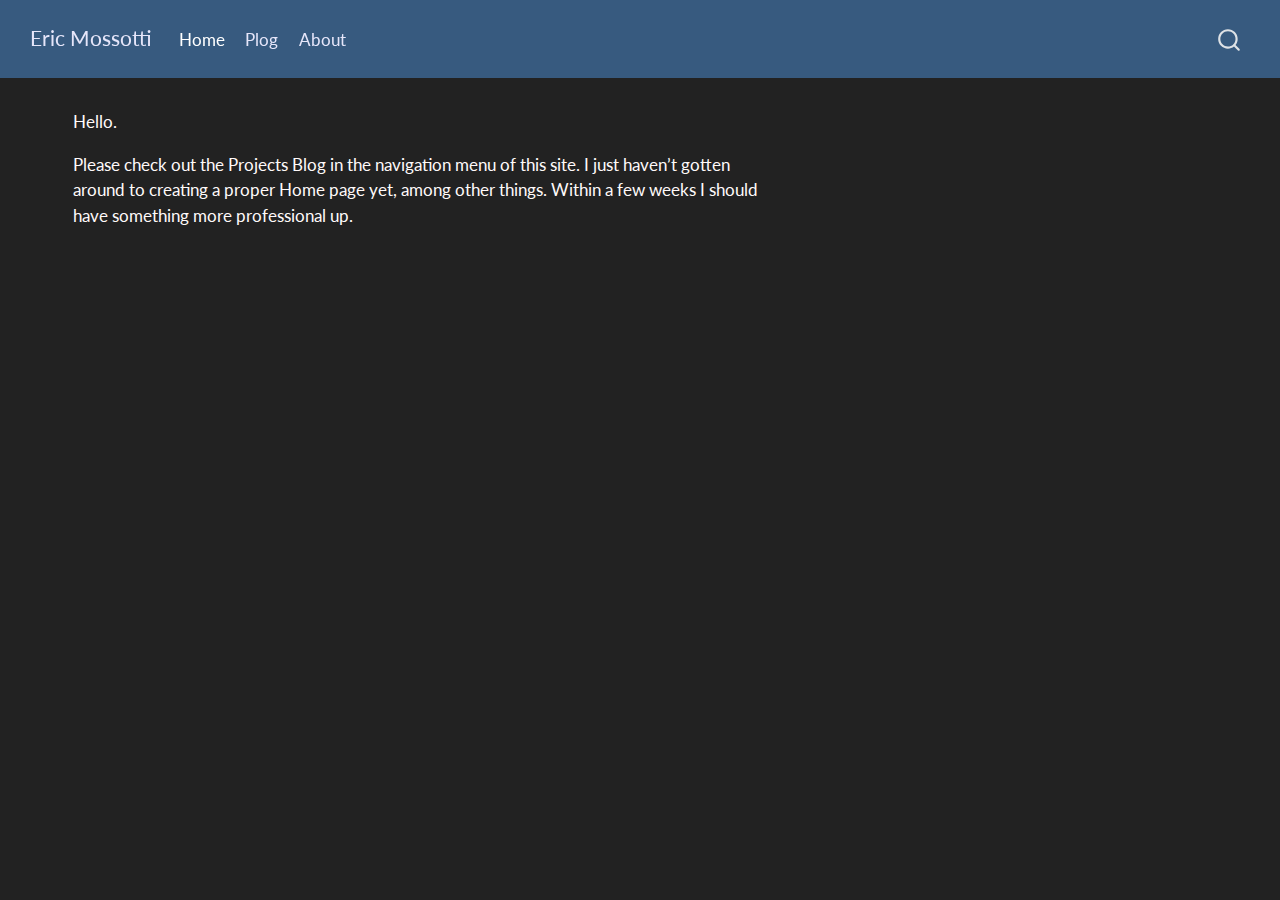
<file: index.html>
<!DOCTYPE html>
<html xmlns="http://www.w3.org/1999/xhtml" lang="en" xml:lang="en"><head>

<meta charset="utf-8">
<meta name="generator" content="quarto-1.5.56">

<meta name="viewport" content="width=device-width, initial-scale=1.0, user-scalable=yes">


<title>Eric Mossotti</title>
<style>
code{white-space: pre-wrap;}
span.smallcaps{font-variant: small-caps;}
div.columns{display: flex; gap: min(4vw, 1.5em);}
div.column{flex: auto; overflow-x: auto;}
div.hanging-indent{margin-left: 1.5em; text-indent: -1.5em;}
ul.task-list{list-style: none;}
ul.task-list li input[type="checkbox"] {
  width: 0.8em;
  margin: 0 0.8em 0.2em -1em; /* quarto-specific, see https://github.com/quarto-dev/quarto-cli/issues/4556 */ 
  vertical-align: middle;
}
</style>


<script src="site_libs/quarto-nav/quarto-nav.js"></script>
<script src="site_libs/quarto-nav/headroom.min.js"></script>
<script src="site_libs/clipboard/clipboard.min.js"></script>
<script src="site_libs/quarto-search/autocomplete.umd.js"></script>
<script src="site_libs/quarto-search/fuse.min.js"></script>
<script src="site_libs/quarto-search/quarto-search.js"></script>
<meta name="quarto:offset" content="./">
<script src="site_libs/quarto-html/quarto.js"></script>
<script src="site_libs/quarto-html/popper.min.js"></script>
<script src="site_libs/quarto-html/tippy.umd.min.js"></script>
<script src="site_libs/quarto-html/anchor.min.js"></script>
<link href="site_libs/quarto-html/tippy.css" rel="stylesheet">
<link href="site_libs/quarto-html/quarto-syntax-highlighting-dark.css" rel="stylesheet" id="quarto-text-highlighting-styles">
<script src="site_libs/bootstrap/bootstrap.min.js"></script>
<link href="site_libs/bootstrap/bootstrap-icons.css" rel="stylesheet">
<link href="site_libs/bootstrap/bootstrap.min.css" rel="stylesheet" id="quarto-bootstrap" data-mode="dark">
<script id="quarto-search-options" type="application/json">{
  "location": "navbar",
  "copy-button": false,
  "collapse-after": 3,
  "panel-placement": "end",
  "type": "overlay",
  "limit": 50,
  "keyboard-shortcut": [
    "f",
    "/",
    "s"
  ],
  "show-item-context": false,
  "language": {
    "search-no-results-text": "No results",
    "search-matching-documents-text": "matching documents",
    "search-copy-link-title": "Copy link to search",
    "search-hide-matches-text": "Hide additional matches",
    "search-more-match-text": "more match in this document",
    "search-more-matches-text": "more matches in this document",
    "search-clear-button-title": "Clear",
    "search-text-placeholder": "",
    "search-detached-cancel-button-title": "Cancel",
    "search-submit-button-title": "Submit",
    "search-label": "Search"
  }
}</script>


</head>

<body class="nav-fixed">

<div id="quarto-search-results"></div>
  <header id="quarto-header" class="headroom fixed-top">
    <nav class="navbar navbar-expand-lg " data-bs-theme="dark">
      <div class="navbar-container container-fluid">
      <div class="navbar-brand-container mx-auto">
    <a class="navbar-brand" href="./index.html">
    <span class="navbar-title">Eric Mossotti</span>
    </a>
  </div>
            <div id="quarto-search" class="" title="Search"></div>
          <button class="navbar-toggler" type="button" data-bs-toggle="collapse" data-bs-target="#navbarCollapse" aria-controls="navbarCollapse" role="menu" aria-expanded="false" aria-label="Toggle navigation" onclick="if (window.quartoToggleHeadroom) { window.quartoToggleHeadroom(); }">
  <span class="navbar-toggler-icon"></span>
</button>
          <div class="collapse navbar-collapse" id="navbarCollapse">
            <ul class="navbar-nav navbar-nav-scroll me-auto">
  <li class="nav-item">
    <a class="nav-link active" href="./index.html" aria-current="page"> 
<span class="menu-text">Home</span></a>
  </li>  
  <li class="nav-item">
    <a class="nav-link" href="./projectsBlog.html"> 
<span class="menu-text">Plog</span></a>
  </li>  
  <li class="nav-item">
    <a class="nav-link" href="./about.html"> 
<span class="menu-text">About</span></a>
  </li>  
</ul>
          </div> <!-- /navcollapse -->
            <div class="quarto-navbar-tools">
</div>
      </div> <!-- /container-fluid -->
    </nav>
</header>
<!-- content -->
<div id="quarto-content" class="quarto-container page-columns page-rows-contents page-layout-full page-navbar">
<!-- sidebar -->
<!-- margin-sidebar -->
    
<!-- main -->
<main class="content column-page" id="quarto-document-content">




<p>Hello.</p>
<p>Please check out the Projects Blog in the navigation menu of this site. I just haven’t gotten around to creating a proper Home page yet, among other things. Within a few weeks I should have something more professional up.</p>



</main> <!-- /main -->
<script id="quarto-html-after-body" type="application/javascript">
window.document.addEventListener("DOMContentLoaded", function (event) {
  const toggleBodyColorMode = (bsSheetEl) => {
    const mode = bsSheetEl.getAttribute("data-mode");
    const bodyEl = window.document.querySelector("body");
    if (mode === "dark") {
      bodyEl.classList.add("quarto-dark");
      bodyEl.classList.remove("quarto-light");
    } else {
      bodyEl.classList.add("quarto-light");
      bodyEl.classList.remove("quarto-dark");
    }
  }
  const toggleBodyColorPrimary = () => {
    const bsSheetEl = window.document.querySelector("link#quarto-bootstrap");
    if (bsSheetEl) {
      toggleBodyColorMode(bsSheetEl);
    }
  }
  toggleBodyColorPrimary();  
  const icon = "";
  const anchorJS = new window.AnchorJS();
  anchorJS.options = {
    placement: 'right',
    icon: icon
  };
  anchorJS.add('.anchored');
  const isCodeAnnotation = (el) => {
    for (const clz of el.classList) {
      if (clz.startsWith('code-annotation-')) {                     
        return true;
      }
    }
    return false;
  }
  const onCopySuccess = function(e) {
    // button target
    const button = e.trigger;
    // don't keep focus
    button.blur();
    // flash "checked"
    button.classList.add('code-copy-button-checked');
    var currentTitle = button.getAttribute("title");
    button.setAttribute("title", "Copied!");
    let tooltip;
    if (window.bootstrap) {
      button.setAttribute("data-bs-toggle", "tooltip");
      button.setAttribute("data-bs-placement", "left");
      button.setAttribute("data-bs-title", "Copied!");
      tooltip = new bootstrap.Tooltip(button, 
        { trigger: "manual", 
          customClass: "code-copy-button-tooltip",
          offset: [0, -8]});
      tooltip.show();    
    }
    setTimeout(function() {
      if (tooltip) {
        tooltip.hide();
        button.removeAttribute("data-bs-title");
        button.removeAttribute("data-bs-toggle");
        button.removeAttribute("data-bs-placement");
      }
      button.setAttribute("title", currentTitle);
      button.classList.remove('code-copy-button-checked');
    }, 1000);
    // clear code selection
    e.clearSelection();
  }
  const getTextToCopy = function(trigger) {
      const codeEl = trigger.previousElementSibling.cloneNode(true);
      for (const childEl of codeEl.children) {
        if (isCodeAnnotation(childEl)) {
          childEl.remove();
        }
      }
      return codeEl.innerText;
  }
  const clipboard = new window.ClipboardJS('.code-copy-button:not([data-in-quarto-modal])', {
    text: getTextToCopy
  });
  clipboard.on('success', onCopySuccess);
  if (window.document.getElementById('quarto-embedded-source-code-modal')) {
    // For code content inside modals, clipBoardJS needs to be initialized with a container option
    // TODO: Check when it could be a function (https://github.com/zenorocha/clipboard.js/issues/860)
    const clipboardModal = new window.ClipboardJS('.code-copy-button[data-in-quarto-modal]', {
      text: getTextToCopy,
      container: window.document.getElementById('quarto-embedded-source-code-modal')
    });
    clipboardModal.on('success', onCopySuccess);
  }
    var localhostRegex = new RegExp(/^(?:http|https):\/\/localhost\:?[0-9]*\//);
    var mailtoRegex = new RegExp(/^mailto:/);
      var filterRegex = new RegExp("https:\/\/ericMossotti\.github\.io\/");
    var isInternal = (href) => {
        return filterRegex.test(href) || localhostRegex.test(href) || mailtoRegex.test(href);
    }
    // Inspect non-navigation links and adorn them if external
 	var links = window.document.querySelectorAll('a[href]:not(.nav-link):not(.navbar-brand):not(.toc-action):not(.sidebar-link):not(.sidebar-item-toggle):not(.pagination-link):not(.no-external):not([aria-hidden]):not(.dropdown-item):not(.quarto-navigation-tool):not(.about-link)');
    for (var i=0; i<links.length; i++) {
      const link = links[i];
      if (!isInternal(link.href)) {
        // undo the damage that might have been done by quarto-nav.js in the case of
        // links that we want to consider external
        if (link.dataset.originalHref !== undefined) {
          link.href = link.dataset.originalHref;
        }
      }
    }
  function tippyHover(el, contentFn, onTriggerFn, onUntriggerFn) {
    const config = {
      allowHTML: true,
      maxWidth: 500,
      delay: 100,
      arrow: false,
      appendTo: function(el) {
          return el.parentElement;
      },
      interactive: true,
      interactiveBorder: 10,
      theme: 'quarto',
      placement: 'bottom-start',
    };
    if (contentFn) {
      config.content = contentFn;
    }
    if (onTriggerFn) {
      config.onTrigger = onTriggerFn;
    }
    if (onUntriggerFn) {
      config.onUntrigger = onUntriggerFn;
    }
    window.tippy(el, config); 
  }
  const noterefs = window.document.querySelectorAll('a[role="doc-noteref"]');
  for (var i=0; i<noterefs.length; i++) {
    const ref = noterefs[i];
    tippyHover(ref, function() {
      // use id or data attribute instead here
      let href = ref.getAttribute('data-footnote-href') || ref.getAttribute('href');
      try { href = new URL(href).hash; } catch {}
      const id = href.replace(/^#\/?/, "");
      const note = window.document.getElementById(id);
      if (note) {
        return note.innerHTML;
      } else {
        return "";
      }
    });
  }
  const xrefs = window.document.querySelectorAll('a.quarto-xref');
  const processXRef = (id, note) => {
    // Strip column container classes
    const stripColumnClz = (el) => {
      el.classList.remove("page-full", "page-columns");
      if (el.children) {
        for (const child of el.children) {
          stripColumnClz(child);
        }
      }
    }
    stripColumnClz(note)
    if (id === null || id.startsWith('sec-')) {
      // Special case sections, only their first couple elements
      const container = document.createElement("div");
      if (note.children && note.children.length > 2) {
        container.appendChild(note.children[0].cloneNode(true));
        for (let i = 1; i < note.children.length; i++) {
          const child = note.children[i];
          if (child.tagName === "P" && child.innerText === "") {
            continue;
          } else {
            container.appendChild(child.cloneNode(true));
            break;
          }
        }
        if (window.Quarto?.typesetMath) {
          window.Quarto.typesetMath(container);
        }
        return container.innerHTML
      } else {
        if (window.Quarto?.typesetMath) {
          window.Quarto.typesetMath(note);
        }
        return note.innerHTML;
      }
    } else {
      // Remove any anchor links if they are present
      const anchorLink = note.querySelector('a.anchorjs-link');
      if (anchorLink) {
        anchorLink.remove();
      }
      if (window.Quarto?.typesetMath) {
        window.Quarto.typesetMath(note);
      }
      // TODO in 1.5, we should make sure this works without a callout special case
      if (note.classList.contains("callout")) {
        return note.outerHTML;
      } else {
        return note.innerHTML;
      }
    }
  }
  for (var i=0; i<xrefs.length; i++) {
    const xref = xrefs[i];
    tippyHover(xref, undefined, function(instance) {
      instance.disable();
      let url = xref.getAttribute('href');
      let hash = undefined; 
      if (url.startsWith('#')) {
        hash = url;
      } else {
        try { hash = new URL(url).hash; } catch {}
      }
      if (hash) {
        const id = hash.replace(/^#\/?/, "");
        const note = window.document.getElementById(id);
        if (note !== null) {
          try {
            const html = processXRef(id, note.cloneNode(true));
            instance.setContent(html);
          } finally {
            instance.enable();
            instance.show();
          }
        } else {
          // See if we can fetch this
          fetch(url.split('#')[0])
          .then(res => res.text())
          .then(html => {
            const parser = new DOMParser();
            const htmlDoc = parser.parseFromString(html, "text/html");
            const note = htmlDoc.getElementById(id);
            if (note !== null) {
              const html = processXRef(id, note);
              instance.setContent(html);
            } 
          }).finally(() => {
            instance.enable();
            instance.show();
          });
        }
      } else {
        // See if we can fetch a full url (with no hash to target)
        // This is a special case and we should probably do some content thinning / targeting
        fetch(url)
        .then(res => res.text())
        .then(html => {
          const parser = new DOMParser();
          const htmlDoc = parser.parseFromString(html, "text/html");
          const note = htmlDoc.querySelector('main.content');
          if (note !== null) {
            // This should only happen for chapter cross references
            // (since there is no id in the URL)
            // remove the first header
            if (note.children.length > 0 && note.children[0].tagName === "HEADER") {
              note.children[0].remove();
            }
            const html = processXRef(null, note);
            instance.setContent(html);
          } 
        }).finally(() => {
          instance.enable();
          instance.show();
        });
      }
    }, function(instance) {
    });
  }
      let selectedAnnoteEl;
      const selectorForAnnotation = ( cell, annotation) => {
        let cellAttr = 'data-code-cell="' + cell + '"';
        let lineAttr = 'data-code-annotation="' +  annotation + '"';
        const selector = 'span[' + cellAttr + '][' + lineAttr + ']';
        return selector;
      }
      const selectCodeLines = (annoteEl) => {
        const doc = window.document;
        const targetCell = annoteEl.getAttribute("data-target-cell");
        const targetAnnotation = annoteEl.getAttribute("data-target-annotation");
        const annoteSpan = window.document.querySelector(selectorForAnnotation(targetCell, targetAnnotation));
        const lines = annoteSpan.getAttribute("data-code-lines").split(",");
        const lineIds = lines.map((line) => {
          return targetCell + "-" + line;
        })
        let top = null;
        let height = null;
        let parent = null;
        if (lineIds.length > 0) {
            //compute the position of the single el (top and bottom and make a div)
            const el = window.document.getElementById(lineIds[0]);
            top = el.offsetTop;
            height = el.offsetHeight;
            parent = el.parentElement.parentElement;
          if (lineIds.length > 1) {
            const lastEl = window.document.getElementById(lineIds[lineIds.length - 1]);
            const bottom = lastEl.offsetTop + lastEl.offsetHeight;
            height = bottom - top;
          }
          if (top !== null && height !== null && parent !== null) {
            // cook up a div (if necessary) and position it 
            let div = window.document.getElementById("code-annotation-line-highlight");
            if (div === null) {
              div = window.document.createElement("div");
              div.setAttribute("id", "code-annotation-line-highlight");
              div.style.position = 'absolute';
              parent.appendChild(div);
            }
            div.style.top = top - 2 + "px";
            div.style.height = height + 4 + "px";
            div.style.left = 0;
            let gutterDiv = window.document.getElementById("code-annotation-line-highlight-gutter");
            if (gutterDiv === null) {
              gutterDiv = window.document.createElement("div");
              gutterDiv.setAttribute("id", "code-annotation-line-highlight-gutter");
              gutterDiv.style.position = 'absolute';
              const codeCell = window.document.getElementById(targetCell);
              const gutter = codeCell.querySelector('.code-annotation-gutter');
              gutter.appendChild(gutterDiv);
            }
            gutterDiv.style.top = top - 2 + "px";
            gutterDiv.style.height = height + 4 + "px";
          }
          selectedAnnoteEl = annoteEl;
        }
      };
      const unselectCodeLines = () => {
        const elementsIds = ["code-annotation-line-highlight", "code-annotation-line-highlight-gutter"];
        elementsIds.forEach((elId) => {
          const div = window.document.getElementById(elId);
          if (div) {
            div.remove();
          }
        });
        selectedAnnoteEl = undefined;
      };
        // Handle positioning of the toggle
    window.addEventListener(
      "resize",
      throttle(() => {
        elRect = undefined;
        if (selectedAnnoteEl) {
          selectCodeLines(selectedAnnoteEl);
        }
      }, 10)
    );
    function throttle(fn, ms) {
    let throttle = false;
    let timer;
      return (...args) => {
        if(!throttle) { // first call gets through
            fn.apply(this, args);
            throttle = true;
        } else { // all the others get throttled
            if(timer) clearTimeout(timer); // cancel #2
            timer = setTimeout(() => {
              fn.apply(this, args);
              timer = throttle = false;
            }, ms);
        }
      };
    }
      // Attach click handler to the DT
      const annoteDls = window.document.querySelectorAll('dt[data-target-cell]');
      for (const annoteDlNode of annoteDls) {
        annoteDlNode.addEventListener('click', (event) => {
          const clickedEl = event.target;
          if (clickedEl !== selectedAnnoteEl) {
            unselectCodeLines();
            const activeEl = window.document.querySelector('dt[data-target-cell].code-annotation-active');
            if (activeEl) {
              activeEl.classList.remove('code-annotation-active');
            }
            selectCodeLines(clickedEl);
            clickedEl.classList.add('code-annotation-active');
          } else {
            // Unselect the line
            unselectCodeLines();
            clickedEl.classList.remove('code-annotation-active');
          }
        });
      }
  const findCites = (el) => {
    const parentEl = el.parentElement;
    if (parentEl) {
      const cites = parentEl.dataset.cites;
      if (cites) {
        return {
          el,
          cites: cites.split(' ')
        };
      } else {
        return findCites(el.parentElement)
      }
    } else {
      return undefined;
    }
  };
  var bibliorefs = window.document.querySelectorAll('a[role="doc-biblioref"]');
  for (var i=0; i<bibliorefs.length; i++) {
    const ref = bibliorefs[i];
    const citeInfo = findCites(ref);
    if (citeInfo) {
      tippyHover(citeInfo.el, function() {
        var popup = window.document.createElement('div');
        citeInfo.cites.forEach(function(cite) {
          var citeDiv = window.document.createElement('div');
          citeDiv.classList.add('hanging-indent');
          citeDiv.classList.add('csl-entry');
          var biblioDiv = window.document.getElementById('ref-' + cite);
          if (biblioDiv) {
            citeDiv.innerHTML = biblioDiv.innerHTML;
          }
          popup.appendChild(citeDiv);
        });
        return popup.innerHTML;
      });
    }
  }
});
</script>
</div> <!-- /content -->




</body></html>
</file>
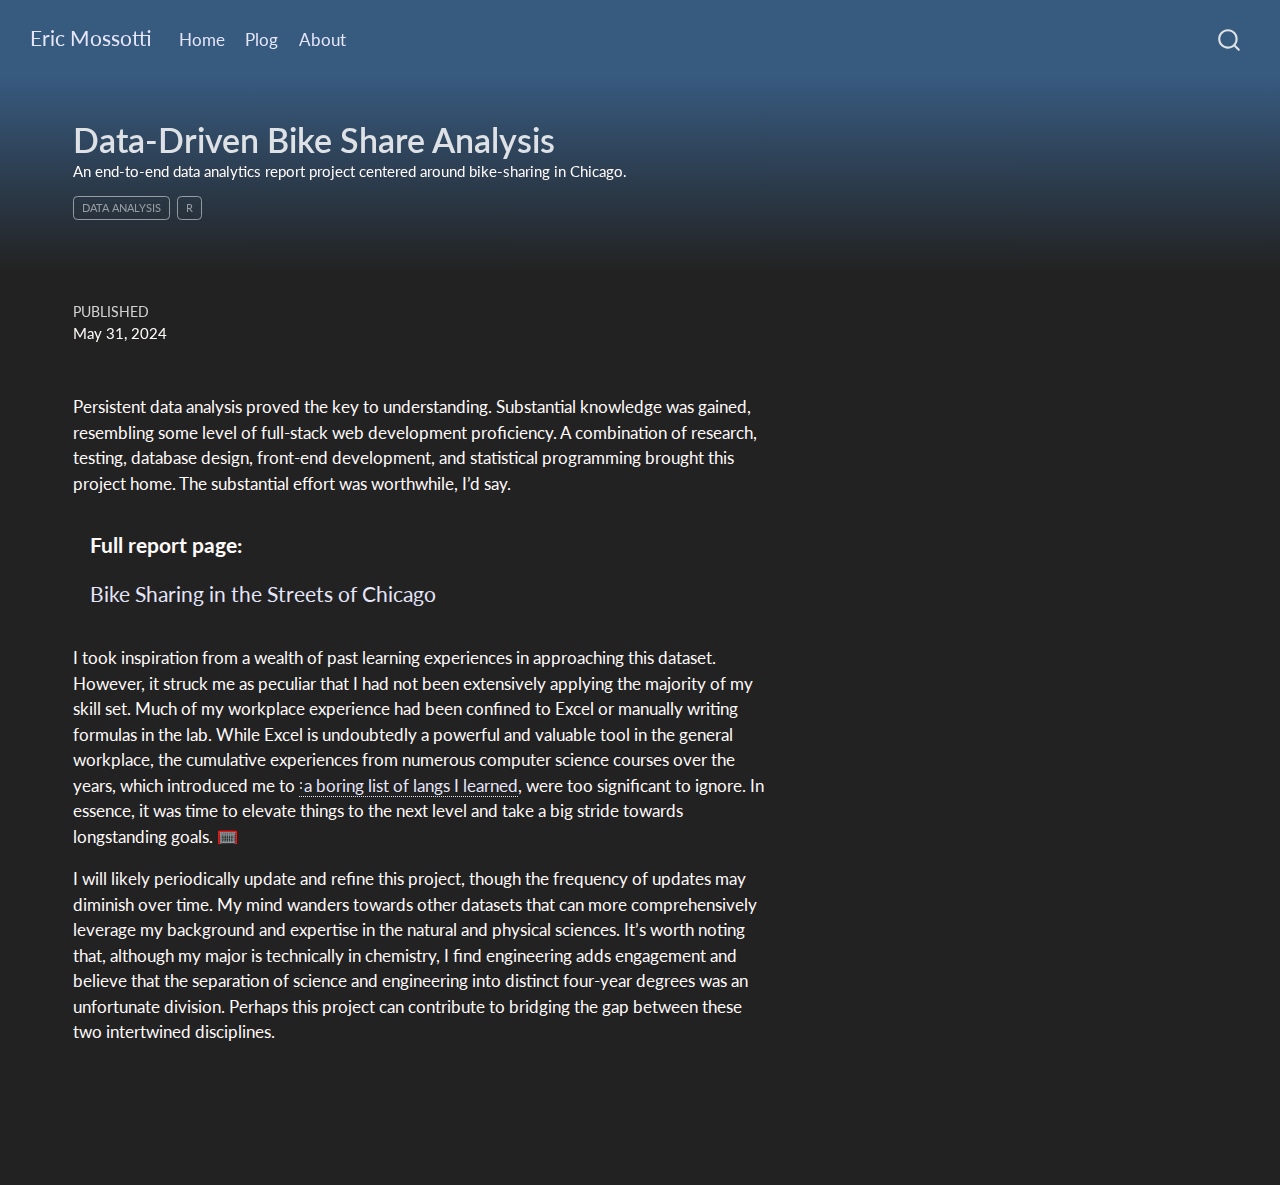
<file: Project_Blog/Bike-Share/index.html>
<!DOCTYPE html>
<html xmlns="http://www.w3.org/1999/xhtml" lang="en" xml:lang="en"><head>

<meta charset="utf-8">
<meta name="generator" content="quarto-1.5.56">

<meta name="viewport" content="width=device-width, initial-scale=1.0, user-scalable=yes">

<meta name="dcterms.date" content="2024-05-31">
<meta name="description" content="An end-to-end data analytics report project centered around bike-sharing in Chicago.">

<title>Data-Driven Bike Share Analysis – Eric Mossotti</title>
<style>
code{white-space: pre-wrap;}
span.smallcaps{font-variant: small-caps;}
div.columns{display: flex; gap: min(4vw, 1.5em);}
div.column{flex: auto; overflow-x: auto;}
div.hanging-indent{margin-left: 1.5em; text-indent: -1.5em;}
ul.task-list{list-style: none;}
ul.task-list li input[type="checkbox"] {
  width: 0.8em;
  margin: 0 0.8em 0.2em -1em; /* quarto-specific, see https://github.com/quarto-dev/quarto-cli/issues/4556 */ 
  vertical-align: middle;
}
</style>


<script src="../../site_libs/quarto-nav/quarto-nav.js"></script>
<script src="../../site_libs/quarto-nav/headroom.min.js"></script>
<script src="../../site_libs/clipboard/clipboard.min.js"></script>
<script src="../../site_libs/quarto-search/autocomplete.umd.js"></script>
<script src="../../site_libs/quarto-search/fuse.min.js"></script>
<script src="../../site_libs/quarto-search/quarto-search.js"></script>
<meta name="quarto:offset" content="../../">
<script src="../../site_libs/quarto-html/quarto.js"></script>
<script src="../../site_libs/quarto-html/popper.min.js"></script>
<script src="../../site_libs/quarto-html/tippy.umd.min.js"></script>
<script src="../../site_libs/quarto-html/anchor.min.js"></script>
<link href="../../site_libs/quarto-html/tippy.css" rel="stylesheet">
<link href="../../site_libs/quarto-html/quarto-syntax-highlighting-dark.css" rel="stylesheet" id="quarto-text-highlighting-styles">
<script src="../../site_libs/bootstrap/bootstrap.min.js"></script>
<link href="../../site_libs/bootstrap/bootstrap-icons.css" rel="stylesheet">
<link href="../../site_libs/bootstrap/bootstrap.min.css" rel="stylesheet" id="quarto-bootstrap" data-mode="dark">
<script src="../../site_libs/quarto-contrib/nutshell-1.0.7/nutshell.js"></script>
<script src="../../site_libs/quarto-contrib/nutshell-1.0.7/nutshell_options.js"></script>
<script id="quarto-search-options" type="application/json">{
  "location": "navbar",
  "copy-button": false,
  "collapse-after": 3,
  "panel-placement": "end",
  "type": "overlay",
  "limit": 50,
  "keyboard-shortcut": [
    "f",
    "/",
    "s"
  ],
  "show-item-context": false,
  "language": {
    "search-no-results-text": "No results",
    "search-matching-documents-text": "matching documents",
    "search-copy-link-title": "Copy link to search",
    "search-hide-matches-text": "Hide additional matches",
    "search-more-match-text": "more match in this document",
    "search-more-matches-text": "more matches in this document",
    "search-clear-button-title": "Clear",
    "search-text-placeholder": "",
    "search-detached-cancel-button-title": "Cancel",
    "search-submit-button-title": "Submit",
    "search-label": "Search"
  }
}</script>


</head>

<body class="nav-fixed">

<div id="quarto-search-results"></div>
  <header id="quarto-header" class="headroom fixed-top quarto-banner">
    <nav class="navbar navbar-expand-lg " data-bs-theme="dark">
      <div class="navbar-container container-fluid">
      <div class="navbar-brand-container mx-auto">
    <a class="navbar-brand" href="../../index.html">
    <span class="navbar-title">Eric Mossotti</span>
    </a>
  </div>
            <div id="quarto-search" class="" title="Search"></div>
          <button class="navbar-toggler" type="button" data-bs-toggle="collapse" data-bs-target="#navbarCollapse" aria-controls="navbarCollapse" role="menu" aria-expanded="false" aria-label="Toggle navigation" onclick="if (window.quartoToggleHeadroom) { window.quartoToggleHeadroom(); }">
  <span class="navbar-toggler-icon"></span>
</button>
          <div class="collapse navbar-collapse" id="navbarCollapse">
            <ul class="navbar-nav navbar-nav-scroll me-auto">
  <li class="nav-item">
    <a class="nav-link" href="../../index.html"> 
<span class="menu-text">Home</span></a>
  </li>  
  <li class="nav-item">
    <a class="nav-link" href="../../projectsBlog.html"> 
<span class="menu-text">Plog</span></a>
  </li>  
  <li class="nav-item">
    <a class="nav-link" href="../../about.html"> 
<span class="menu-text">About</span></a>
  </li>  
</ul>
          </div> <!-- /navcollapse -->
            <div class="quarto-navbar-tools">
</div>
      </div> <!-- /container-fluid -->
    </nav>
</header>
<!-- content -->
<header id="title-block-header" class="quarto-title-block default page-columns page-full">
  <div class="quarto-title-banner page-columns page-full">
    <div class="quarto-title column-page">
      <h1 class="title">Data-Driven Bike Share Analysis</h1>
                  <div>
        <div class="description">
          <p>An end-to-end data analytics report project centered around bike-sharing in Chicago.</p>
        </div>
      </div>
                          <div class="quarto-categories">
                <div class="quarto-category">data analysis</div>
                <div class="quarto-category">R</div>
              </div>
                  </div>
  </div>
    
  
  <div class="quarto-title-meta column-page">

      
      <div>
      <div class="quarto-title-meta-heading">Published</div>
      <div class="quarto-title-meta-contents">
        <p class="date">May 31, 2024</p>
      </div>
    </div>
    
      
    </div>
    
  
  </header><div id="quarto-content" class="quarto-container page-columns page-rows-contents page-layout-full page-navbar">
<!-- sidebar -->
<!-- margin-sidebar -->
    
<!-- main -->
<main class="content quarto-banner-title-block column-page" id="quarto-document-content">





<p>Persistent data analysis proved the key to understanding. Substantial knowledge was gained, resembling some level of full-stack web development proficiency. A combination of research, testing, database design, front-end development, and statistical programming brought this project home. The substantial effort was worthwhile, I’d say.</p>
<div class="p-3 fs-4">
<p><strong>Full report page:</strong></p>
<p><span class="a"><a href="https://ericmossotti.github.io/Bike_Share/" class="uri">Bike Sharing in the Streets of Chicago</a></span></p>
</div>
<p>I took inspiration from a wealth of past learning experiences in approaching this dataset. However, it struck me as peculiar that I had not been extensively applying the majority of my skill set. Much of my workplace experience had been confined to Excel or manually writing formulas in the lab. While Excel is undoubtedly a powerful and valuable tool in the general workplace, the cumulative experiences from numerous computer science courses over the years, which introduced me to <span style="color: red"><a href="#LangsList">:a boring list of langs I learned</a></span>, were too significant to ignore. In essence, it was time to elevate things to the next level and take a big stride towards longstanding goals. 🥅</p>
<p>I will likely periodically update and refine this project, though the frequency of updates may diminish over time. My mind wanders towards other datasets that can more comprehensively leverage my background and expertise in the natural and physical sciences. It’s worth noting that, although my major is technically in chemistry, I find engineering adds engagement and believe that the separation of science and engineering into distinct four-year degrees was an unfortunate division. Perhaps this project can contribute to bridging the gap between these two intertwined disciplines.</p>
<section id="x-langslist" class="level2">
<h2 class="anchored" data-anchor-id="x-langslist">:x LangsList</h2>
<p>C++, C#, Java, R, Python</p>


</section>

</main> <!-- /main -->
<script id="quarto-html-after-body" type="application/javascript">
window.document.addEventListener("DOMContentLoaded", function (event) {
  const toggleBodyColorMode = (bsSheetEl) => {
    const mode = bsSheetEl.getAttribute("data-mode");
    const bodyEl = window.document.querySelector("body");
    if (mode === "dark") {
      bodyEl.classList.add("quarto-dark");
      bodyEl.classList.remove("quarto-light");
    } else {
      bodyEl.classList.add("quarto-light");
      bodyEl.classList.remove("quarto-dark");
    }
  }
  const toggleBodyColorPrimary = () => {
    const bsSheetEl = window.document.querySelector("link#quarto-bootstrap");
    if (bsSheetEl) {
      toggleBodyColorMode(bsSheetEl);
    }
  }
  toggleBodyColorPrimary();  
  const icon = "";
  const anchorJS = new window.AnchorJS();
  anchorJS.options = {
    placement: 'right',
    icon: icon
  };
  anchorJS.add('.anchored');
  const isCodeAnnotation = (el) => {
    for (const clz of el.classList) {
      if (clz.startsWith('code-annotation-')) {                     
        return true;
      }
    }
    return false;
  }
  const onCopySuccess = function(e) {
    // button target
    const button = e.trigger;
    // don't keep focus
    button.blur();
    // flash "checked"
    button.classList.add('code-copy-button-checked');
    var currentTitle = button.getAttribute("title");
    button.setAttribute("title", "Copied!");
    let tooltip;
    if (window.bootstrap) {
      button.setAttribute("data-bs-toggle", "tooltip");
      button.setAttribute("data-bs-placement", "left");
      button.setAttribute("data-bs-title", "Copied!");
      tooltip = new bootstrap.Tooltip(button, 
        { trigger: "manual", 
          customClass: "code-copy-button-tooltip",
          offset: [0, -8]});
      tooltip.show();    
    }
    setTimeout(function() {
      if (tooltip) {
        tooltip.hide();
        button.removeAttribute("data-bs-title");
        button.removeAttribute("data-bs-toggle");
        button.removeAttribute("data-bs-placement");
      }
      button.setAttribute("title", currentTitle);
      button.classList.remove('code-copy-button-checked');
    }, 1000);
    // clear code selection
    e.clearSelection();
  }
  const getTextToCopy = function(trigger) {
      const codeEl = trigger.previousElementSibling.cloneNode(true);
      for (const childEl of codeEl.children) {
        if (isCodeAnnotation(childEl)) {
          childEl.remove();
        }
      }
      return codeEl.innerText;
  }
  const clipboard = new window.ClipboardJS('.code-copy-button:not([data-in-quarto-modal])', {
    text: getTextToCopy
  });
  clipboard.on('success', onCopySuccess);
  if (window.document.getElementById('quarto-embedded-source-code-modal')) {
    // For code content inside modals, clipBoardJS needs to be initialized with a container option
    // TODO: Check when it could be a function (https://github.com/zenorocha/clipboard.js/issues/860)
    const clipboardModal = new window.ClipboardJS('.code-copy-button[data-in-quarto-modal]', {
      text: getTextToCopy,
      container: window.document.getElementById('quarto-embedded-source-code-modal')
    });
    clipboardModal.on('success', onCopySuccess);
  }
    var localhostRegex = new RegExp(/^(?:http|https):\/\/localhost\:?[0-9]*\//);
    var mailtoRegex = new RegExp(/^mailto:/);
      var filterRegex = new RegExp("https:\/\/ericMossotti\.github\.io\/");
    var isInternal = (href) => {
        return filterRegex.test(href) || localhostRegex.test(href) || mailtoRegex.test(href);
    }
    // Inspect non-navigation links and adorn them if external
 	var links = window.document.querySelectorAll('a[href]:not(.nav-link):not(.navbar-brand):not(.toc-action):not(.sidebar-link):not(.sidebar-item-toggle):not(.pagination-link):not(.no-external):not([aria-hidden]):not(.dropdown-item):not(.quarto-navigation-tool):not(.about-link)');
    for (var i=0; i<links.length; i++) {
      const link = links[i];
      if (!isInternal(link.href)) {
        // undo the damage that might have been done by quarto-nav.js in the case of
        // links that we want to consider external
        if (link.dataset.originalHref !== undefined) {
          link.href = link.dataset.originalHref;
        }
      }
    }
  function tippyHover(el, contentFn, onTriggerFn, onUntriggerFn) {
    const config = {
      allowHTML: true,
      maxWidth: 500,
      delay: 100,
      arrow: false,
      appendTo: function(el) {
          return el.parentElement;
      },
      interactive: true,
      interactiveBorder: 10,
      theme: 'quarto',
      placement: 'bottom-start',
    };
    if (contentFn) {
      config.content = contentFn;
    }
    if (onTriggerFn) {
      config.onTrigger = onTriggerFn;
    }
    if (onUntriggerFn) {
      config.onUntrigger = onUntriggerFn;
    }
    window.tippy(el, config); 
  }
  const noterefs = window.document.querySelectorAll('a[role="doc-noteref"]');
  for (var i=0; i<noterefs.length; i++) {
    const ref = noterefs[i];
    tippyHover(ref, function() {
      // use id or data attribute instead here
      let href = ref.getAttribute('data-footnote-href') || ref.getAttribute('href');
      try { href = new URL(href).hash; } catch {}
      const id = href.replace(/^#\/?/, "");
      const note = window.document.getElementById(id);
      if (note) {
        return note.innerHTML;
      } else {
        return "";
      }
    });
  }
  const xrefs = window.document.querySelectorAll('a.quarto-xref');
  const processXRef = (id, note) => {
    // Strip column container classes
    const stripColumnClz = (el) => {
      el.classList.remove("page-full", "page-columns");
      if (el.children) {
        for (const child of el.children) {
          stripColumnClz(child);
        }
      }
    }
    stripColumnClz(note)
    if (id === null || id.startsWith('sec-')) {
      // Special case sections, only their first couple elements
      const container = document.createElement("div");
      if (note.children && note.children.length > 2) {
        container.appendChild(note.children[0].cloneNode(true));
        for (let i = 1; i < note.children.length; i++) {
          const child = note.children[i];
          if (child.tagName === "P" && child.innerText === "") {
            continue;
          } else {
            container.appendChild(child.cloneNode(true));
            break;
          }
        }
        if (window.Quarto?.typesetMath) {
          window.Quarto.typesetMath(container);
        }
        return container.innerHTML
      } else {
        if (window.Quarto?.typesetMath) {
          window.Quarto.typesetMath(note);
        }
        return note.innerHTML;
      }
    } else {
      // Remove any anchor links if they are present
      const anchorLink = note.querySelector('a.anchorjs-link');
      if (anchorLink) {
        anchorLink.remove();
      }
      if (window.Quarto?.typesetMath) {
        window.Quarto.typesetMath(note);
      }
      // TODO in 1.5, we should make sure this works without a callout special case
      if (note.classList.contains("callout")) {
        return note.outerHTML;
      } else {
        return note.innerHTML;
      }
    }
  }
  for (var i=0; i<xrefs.length; i++) {
    const xref = xrefs[i];
    tippyHover(xref, undefined, function(instance) {
      instance.disable();
      let url = xref.getAttribute('href');
      let hash = undefined; 
      if (url.startsWith('#')) {
        hash = url;
      } else {
        try { hash = new URL(url).hash; } catch {}
      }
      if (hash) {
        const id = hash.replace(/^#\/?/, "");
        const note = window.document.getElementById(id);
        if (note !== null) {
          try {
            const html = processXRef(id, note.cloneNode(true));
            instance.setContent(html);
          } finally {
            instance.enable();
            instance.show();
          }
        } else {
          // See if we can fetch this
          fetch(url.split('#')[0])
          .then(res => res.text())
          .then(html => {
            const parser = new DOMParser();
            const htmlDoc = parser.parseFromString(html, "text/html");
            const note = htmlDoc.getElementById(id);
            if (note !== null) {
              const html = processXRef(id, note);
              instance.setContent(html);
            } 
          }).finally(() => {
            instance.enable();
            instance.show();
          });
        }
      } else {
        // See if we can fetch a full url (with no hash to target)
        // This is a special case and we should probably do some content thinning / targeting
        fetch(url)
        .then(res => res.text())
        .then(html => {
          const parser = new DOMParser();
          const htmlDoc = parser.parseFromString(html, "text/html");
          const note = htmlDoc.querySelector('main.content');
          if (note !== null) {
            // This should only happen for chapter cross references
            // (since there is no id in the URL)
            // remove the first header
            if (note.children.length > 0 && note.children[0].tagName === "HEADER") {
              note.children[0].remove();
            }
            const html = processXRef(null, note);
            instance.setContent(html);
          } 
        }).finally(() => {
          instance.enable();
          instance.show();
        });
      }
    }, function(instance) {
    });
  }
      let selectedAnnoteEl;
      const selectorForAnnotation = ( cell, annotation) => {
        let cellAttr = 'data-code-cell="' + cell + '"';
        let lineAttr = 'data-code-annotation="' +  annotation + '"';
        const selector = 'span[' + cellAttr + '][' + lineAttr + ']';
        return selector;
      }
      const selectCodeLines = (annoteEl) => {
        const doc = window.document;
        const targetCell = annoteEl.getAttribute("data-target-cell");
        const targetAnnotation = annoteEl.getAttribute("data-target-annotation");
        const annoteSpan = window.document.querySelector(selectorForAnnotation(targetCell, targetAnnotation));
        const lines = annoteSpan.getAttribute("data-code-lines").split(",");
        const lineIds = lines.map((line) => {
          return targetCell + "-" + line;
        })
        let top = null;
        let height = null;
        let parent = null;
        if (lineIds.length > 0) {
            //compute the position of the single el (top and bottom and make a div)
            const el = window.document.getElementById(lineIds[0]);
            top = el.offsetTop;
            height = el.offsetHeight;
            parent = el.parentElement.parentElement;
          if (lineIds.length > 1) {
            const lastEl = window.document.getElementById(lineIds[lineIds.length - 1]);
            const bottom = lastEl.offsetTop + lastEl.offsetHeight;
            height = bottom - top;
          }
          if (top !== null && height !== null && parent !== null) {
            // cook up a div (if necessary) and position it 
            let div = window.document.getElementById("code-annotation-line-highlight");
            if (div === null) {
              div = window.document.createElement("div");
              div.setAttribute("id", "code-annotation-line-highlight");
              div.style.position = 'absolute';
              parent.appendChild(div);
            }
            div.style.top = top - 2 + "px";
            div.style.height = height + 4 + "px";
            div.style.left = 0;
            let gutterDiv = window.document.getElementById("code-annotation-line-highlight-gutter");
            if (gutterDiv === null) {
              gutterDiv = window.document.createElement("div");
              gutterDiv.setAttribute("id", "code-annotation-line-highlight-gutter");
              gutterDiv.style.position = 'absolute';
              const codeCell = window.document.getElementById(targetCell);
              const gutter = codeCell.querySelector('.code-annotation-gutter');
              gutter.appendChild(gutterDiv);
            }
            gutterDiv.style.top = top - 2 + "px";
            gutterDiv.style.height = height + 4 + "px";
          }
          selectedAnnoteEl = annoteEl;
        }
      };
      const unselectCodeLines = () => {
        const elementsIds = ["code-annotation-line-highlight", "code-annotation-line-highlight-gutter"];
        elementsIds.forEach((elId) => {
          const div = window.document.getElementById(elId);
          if (div) {
            div.remove();
          }
        });
        selectedAnnoteEl = undefined;
      };
        // Handle positioning of the toggle
    window.addEventListener(
      "resize",
      throttle(() => {
        elRect = undefined;
        if (selectedAnnoteEl) {
          selectCodeLines(selectedAnnoteEl);
        }
      }, 10)
    );
    function throttle(fn, ms) {
    let throttle = false;
    let timer;
      return (...args) => {
        if(!throttle) { // first call gets through
            fn.apply(this, args);
            throttle = true;
        } else { // all the others get throttled
            if(timer) clearTimeout(timer); // cancel #2
            timer = setTimeout(() => {
              fn.apply(this, args);
              timer = throttle = false;
            }, ms);
        }
      };
    }
      // Attach click handler to the DT
      const annoteDls = window.document.querySelectorAll('dt[data-target-cell]');
      for (const annoteDlNode of annoteDls) {
        annoteDlNode.addEventListener('click', (event) => {
          const clickedEl = event.target;
          if (clickedEl !== selectedAnnoteEl) {
            unselectCodeLines();
            const activeEl = window.document.querySelector('dt[data-target-cell].code-annotation-active');
            if (activeEl) {
              activeEl.classList.remove('code-annotation-active');
            }
            selectCodeLines(clickedEl);
            clickedEl.classList.add('code-annotation-active');
          } else {
            // Unselect the line
            unselectCodeLines();
            clickedEl.classList.remove('code-annotation-active');
          }
        });
      }
  const findCites = (el) => {
    const parentEl = el.parentElement;
    if (parentEl) {
      const cites = parentEl.dataset.cites;
      if (cites) {
        return {
          el,
          cites: cites.split(' ')
        };
      } else {
        return findCites(el.parentElement)
      }
    } else {
      return undefined;
    }
  };
  var bibliorefs = window.document.querySelectorAll('a[role="doc-biblioref"]');
  for (var i=0; i<bibliorefs.length; i++) {
    const ref = bibliorefs[i];
    const citeInfo = findCites(ref);
    if (citeInfo) {
      tippyHover(citeInfo.el, function() {
        var popup = window.document.createElement('div');
        citeInfo.cites.forEach(function(cite) {
          var citeDiv = window.document.createElement('div');
          citeDiv.classList.add('hanging-indent');
          citeDiv.classList.add('csl-entry');
          var biblioDiv = window.document.getElementById('ref-' + cite);
          if (biblioDiv) {
            citeDiv.innerHTML = biblioDiv.innerHTML;
          }
          popup.appendChild(citeDiv);
        });
        return popup.innerHTML;
      });
    }
  }
});
</script>
</div> <!-- /content -->




</body></html>
</file>
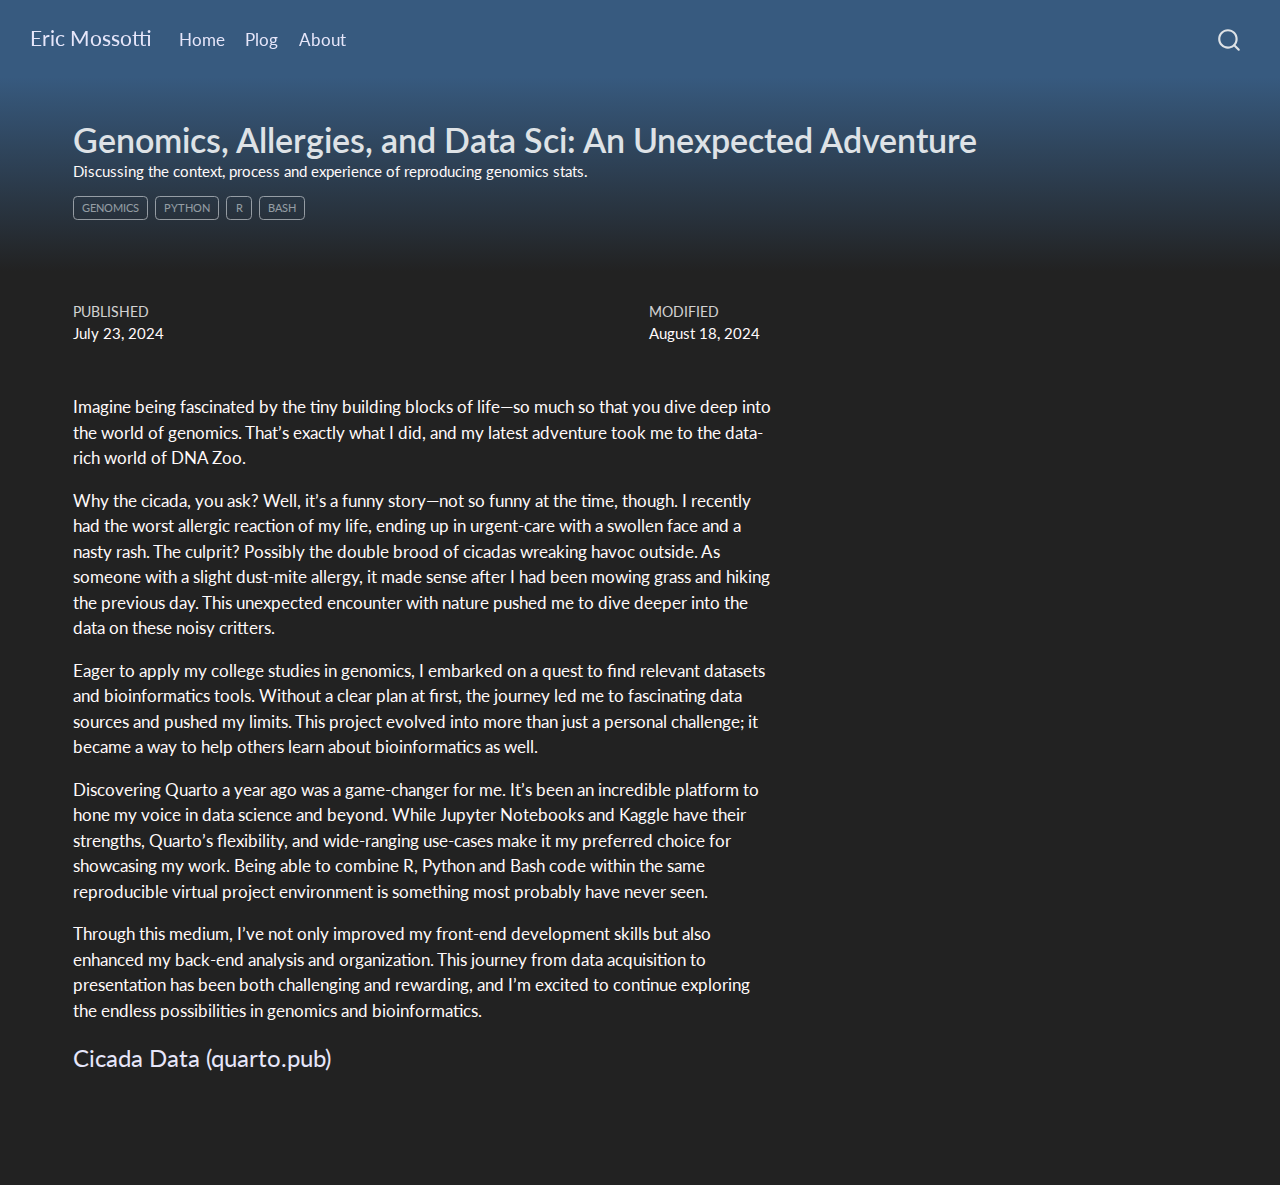
<file: Project_Blog/Cicada_Data/index.html>
<!DOCTYPE html>
<html xmlns="http://www.w3.org/1999/xhtml" lang="en" xml:lang="en"><head>

<meta charset="utf-8">
<meta name="generator" content="quarto-1.5.56">

<meta name="viewport" content="width=device-width, initial-scale=1.0, user-scalable=yes">

<meta name="dcterms.date" content="2024-07-23">
<meta name="description" content="Discussing the context, process and experience of reproducing genomics stats.">

<title>Genomics, Allergies, and Data Sci: An Unexpected Adventure – Eric Mossotti</title>
<style>
code{white-space: pre-wrap;}
span.smallcaps{font-variant: small-caps;}
div.columns{display: flex; gap: min(4vw, 1.5em);}
div.column{flex: auto; overflow-x: auto;}
div.hanging-indent{margin-left: 1.5em; text-indent: -1.5em;}
ul.task-list{list-style: none;}
ul.task-list li input[type="checkbox"] {
  width: 0.8em;
  margin: 0 0.8em 0.2em -1em; /* quarto-specific, see https://github.com/quarto-dev/quarto-cli/issues/4556 */ 
  vertical-align: middle;
}
</style>


<script src="../../site_libs/quarto-nav/quarto-nav.js"></script>
<script src="../../site_libs/quarto-nav/headroom.min.js"></script>
<script src="../../site_libs/clipboard/clipboard.min.js"></script>
<script src="../../site_libs/quarto-search/autocomplete.umd.js"></script>
<script src="../../site_libs/quarto-search/fuse.min.js"></script>
<script src="../../site_libs/quarto-search/quarto-search.js"></script>
<meta name="quarto:offset" content="../../">
<script src="../../site_libs/quarto-html/quarto.js"></script>
<script src="../../site_libs/quarto-html/popper.min.js"></script>
<script src="../../site_libs/quarto-html/tippy.umd.min.js"></script>
<script src="../../site_libs/quarto-html/anchor.min.js"></script>
<link href="../../site_libs/quarto-html/tippy.css" rel="stylesheet">
<link href="../../site_libs/quarto-html/quarto-syntax-highlighting-dark.css" rel="stylesheet" id="quarto-text-highlighting-styles">
<script src="../../site_libs/bootstrap/bootstrap.min.js"></script>
<link href="../../site_libs/bootstrap/bootstrap-icons.css" rel="stylesheet">
<link href="../../site_libs/bootstrap/bootstrap.min.css" rel="stylesheet" id="quarto-bootstrap" data-mode="dark">
<script id="quarto-search-options" type="application/json">{
  "location": "navbar",
  "copy-button": false,
  "collapse-after": 3,
  "panel-placement": "end",
  "type": "overlay",
  "limit": 50,
  "keyboard-shortcut": [
    "f",
    "/",
    "s"
  ],
  "show-item-context": false,
  "language": {
    "search-no-results-text": "No results",
    "search-matching-documents-text": "matching documents",
    "search-copy-link-title": "Copy link to search",
    "search-hide-matches-text": "Hide additional matches",
    "search-more-match-text": "more match in this document",
    "search-more-matches-text": "more matches in this document",
    "search-clear-button-title": "Clear",
    "search-text-placeholder": "",
    "search-detached-cancel-button-title": "Cancel",
    "search-submit-button-title": "Submit",
    "search-label": "Search"
  }
}</script>


</head>

<body class="nav-fixed">

<div id="quarto-search-results"></div>
  <header id="quarto-header" class="headroom fixed-top quarto-banner">
    <nav class="navbar navbar-expand-lg " data-bs-theme="dark">
      <div class="navbar-container container-fluid">
      <div class="navbar-brand-container mx-auto">
    <a class="navbar-brand" href="../../index.html">
    <span class="navbar-title">Eric Mossotti</span>
    </a>
  </div>
            <div id="quarto-search" class="" title="Search"></div>
          <button class="navbar-toggler" type="button" data-bs-toggle="collapse" data-bs-target="#navbarCollapse" aria-controls="navbarCollapse" role="menu" aria-expanded="false" aria-label="Toggle navigation" onclick="if (window.quartoToggleHeadroom) { window.quartoToggleHeadroom(); }">
  <span class="navbar-toggler-icon"></span>
</button>
          <div class="collapse navbar-collapse" id="navbarCollapse">
            <ul class="navbar-nav navbar-nav-scroll me-auto">
  <li class="nav-item">
    <a class="nav-link" href="../../index.html"> 
<span class="menu-text">Home</span></a>
  </li>  
  <li class="nav-item">
    <a class="nav-link" href="../../projectsBlog.html"> 
<span class="menu-text">Plog</span></a>
  </li>  
  <li class="nav-item">
    <a class="nav-link" href="../../about.html"> 
<span class="menu-text">About</span></a>
  </li>  
</ul>
          </div> <!-- /navcollapse -->
            <div class="quarto-navbar-tools">
</div>
      </div> <!-- /container-fluid -->
    </nav>
</header>
<!-- content -->
<header id="title-block-header" class="quarto-title-block default page-columns page-full">
  <div class="quarto-title-banner page-columns page-full">
    <div class="quarto-title column-page">
      <h1 class="title">Genomics, Allergies, and Data Sci: An Unexpected Adventure</h1>
                  <div>
        <div class="description">
          <p>Discussing the context, process and experience of reproducing genomics stats.</p>
        </div>
      </div>
                          <div class="quarto-categories">
                <div class="quarto-category">genomics</div>
                <div class="quarto-category">Python</div>
                <div class="quarto-category">R</div>
                <div class="quarto-category">Bash</div>
              </div>
                  </div>
  </div>
    
  
  <div class="quarto-title-meta column-page">

      
      <div>
      <div class="quarto-title-meta-heading">Published</div>
      <div class="quarto-title-meta-contents">
        <p class="date">July 23, 2024</p>
      </div>
    </div>
    
      <div>
      <div class="quarto-title-meta-heading">Modified</div>
      <div class="quarto-title-meta-contents">
        <p class="date-modified">August 18, 2024</p>
      </div>
    </div>
      
    </div>
    
  
  </header><div id="quarto-content" class="quarto-container page-columns page-rows-contents page-layout-full page-navbar">
<!-- sidebar -->
<!-- margin-sidebar -->
    
<!-- main -->
<main class="content quarto-banner-title-block column-page" id="quarto-document-content">





<p>Imagine being fascinated by the tiny building blocks of life—so much so that you dive deep into the world of genomics. That’s exactly what I did, and my latest adventure took me to the data-rich world of DNA Zoo.</p>
<p>Why the cicada, you ask? Well, it’s a funny story—not so funny at the time, though. I recently had the worst allergic reaction of my life, ending up in urgent-care with a swollen face and a nasty rash. The culprit? Possibly the double brood of cicadas wreaking havoc outside. As someone with a slight dust-mite allergy, it made sense after I had been mowing grass and hiking the previous day. This unexpected encounter with nature pushed me to dive deeper into the data on these noisy critters.</p>
<p>Eager to apply my college studies in genomics, I embarked on a quest to find relevant datasets and bioinformatics tools. Without a clear plan at first, the journey led me to fascinating data sources and pushed my limits. This project evolved into more than just a personal challenge; it became a way to help others learn about bioinformatics as well.</p>
<p>Discovering Quarto a year ago was a game-changer for me. It’s been an incredible platform to hone my voice in data science and beyond. While Jupyter Notebooks and Kaggle have their strengths, Quarto’s flexibility, and wide-ranging use-cases make it my preferred choice for showcasing my work. Being able to combine R, Python and Bash code within the same reproducible virtual project environment is something most probably have never seen.</p>
<p>Through this medium, I’ve not only improved my front-end development skills but also enhanced my back-end analysis and organization. This journey from data acquisition to presentation has been both challenging and rewarding, and I’m excited to continue exploring the endless possibilities in genomics and bioinformatics.</p>
<div style="font-size: x-large">
<p><a href="https://eric-mossotti.quarto.pub/cicada_data/">Cicada Data (quarto.pub)</a></p>
</div>



</main> <!-- /main -->
<script id="quarto-html-after-body" type="application/javascript">
window.document.addEventListener("DOMContentLoaded", function (event) {
  const toggleBodyColorMode = (bsSheetEl) => {
    const mode = bsSheetEl.getAttribute("data-mode");
    const bodyEl = window.document.querySelector("body");
    if (mode === "dark") {
      bodyEl.classList.add("quarto-dark");
      bodyEl.classList.remove("quarto-light");
    } else {
      bodyEl.classList.add("quarto-light");
      bodyEl.classList.remove("quarto-dark");
    }
  }
  const toggleBodyColorPrimary = () => {
    const bsSheetEl = window.document.querySelector("link#quarto-bootstrap");
    if (bsSheetEl) {
      toggleBodyColorMode(bsSheetEl);
    }
  }
  toggleBodyColorPrimary();  
  const icon = "";
  const anchorJS = new window.AnchorJS();
  anchorJS.options = {
    placement: 'right',
    icon: icon
  };
  anchorJS.add('.anchored');
  const isCodeAnnotation = (el) => {
    for (const clz of el.classList) {
      if (clz.startsWith('code-annotation-')) {                     
        return true;
      }
    }
    return false;
  }
  const onCopySuccess = function(e) {
    // button target
    const button = e.trigger;
    // don't keep focus
    button.blur();
    // flash "checked"
    button.classList.add('code-copy-button-checked');
    var currentTitle = button.getAttribute("title");
    button.setAttribute("title", "Copied!");
    let tooltip;
    if (window.bootstrap) {
      button.setAttribute("data-bs-toggle", "tooltip");
      button.setAttribute("data-bs-placement", "left");
      button.setAttribute("data-bs-title", "Copied!");
      tooltip = new bootstrap.Tooltip(button, 
        { trigger: "manual", 
          customClass: "code-copy-button-tooltip",
          offset: [0, -8]});
      tooltip.show();    
    }
    setTimeout(function() {
      if (tooltip) {
        tooltip.hide();
        button.removeAttribute("data-bs-title");
        button.removeAttribute("data-bs-toggle");
        button.removeAttribute("data-bs-placement");
      }
      button.setAttribute("title", currentTitle);
      button.classList.remove('code-copy-button-checked');
    }, 1000);
    // clear code selection
    e.clearSelection();
  }
  const getTextToCopy = function(trigger) {
      const codeEl = trigger.previousElementSibling.cloneNode(true);
      for (const childEl of codeEl.children) {
        if (isCodeAnnotation(childEl)) {
          childEl.remove();
        }
      }
      return codeEl.innerText;
  }
  const clipboard = new window.ClipboardJS('.code-copy-button:not([data-in-quarto-modal])', {
    text: getTextToCopy
  });
  clipboard.on('success', onCopySuccess);
  if (window.document.getElementById('quarto-embedded-source-code-modal')) {
    // For code content inside modals, clipBoardJS needs to be initialized with a container option
    // TODO: Check when it could be a function (https://github.com/zenorocha/clipboard.js/issues/860)
    const clipboardModal = new window.ClipboardJS('.code-copy-button[data-in-quarto-modal]', {
      text: getTextToCopy,
      container: window.document.getElementById('quarto-embedded-source-code-modal')
    });
    clipboardModal.on('success', onCopySuccess);
  }
    var localhostRegex = new RegExp(/^(?:http|https):\/\/localhost\:?[0-9]*\//);
    var mailtoRegex = new RegExp(/^mailto:/);
      var filterRegex = new RegExp("https:\/\/ericMossotti\.github\.io\/");
    var isInternal = (href) => {
        return filterRegex.test(href) || localhostRegex.test(href) || mailtoRegex.test(href);
    }
    // Inspect non-navigation links and adorn them if external
 	var links = window.document.querySelectorAll('a[href]:not(.nav-link):not(.navbar-brand):not(.toc-action):not(.sidebar-link):not(.sidebar-item-toggle):not(.pagination-link):not(.no-external):not([aria-hidden]):not(.dropdown-item):not(.quarto-navigation-tool):not(.about-link)');
    for (var i=0; i<links.length; i++) {
      const link = links[i];
      if (!isInternal(link.href)) {
        // undo the damage that might have been done by quarto-nav.js in the case of
        // links that we want to consider external
        if (link.dataset.originalHref !== undefined) {
          link.href = link.dataset.originalHref;
        }
      }
    }
  function tippyHover(el, contentFn, onTriggerFn, onUntriggerFn) {
    const config = {
      allowHTML: true,
      maxWidth: 500,
      delay: 100,
      arrow: false,
      appendTo: function(el) {
          return el.parentElement;
      },
      interactive: true,
      interactiveBorder: 10,
      theme: 'quarto',
      placement: 'bottom-start',
    };
    if (contentFn) {
      config.content = contentFn;
    }
    if (onTriggerFn) {
      config.onTrigger = onTriggerFn;
    }
    if (onUntriggerFn) {
      config.onUntrigger = onUntriggerFn;
    }
    window.tippy(el, config); 
  }
  const noterefs = window.document.querySelectorAll('a[role="doc-noteref"]');
  for (var i=0; i<noterefs.length; i++) {
    const ref = noterefs[i];
    tippyHover(ref, function() {
      // use id or data attribute instead here
      let href = ref.getAttribute('data-footnote-href') || ref.getAttribute('href');
      try { href = new URL(href).hash; } catch {}
      const id = href.replace(/^#\/?/, "");
      const note = window.document.getElementById(id);
      if (note) {
        return note.innerHTML;
      } else {
        return "";
      }
    });
  }
  const xrefs = window.document.querySelectorAll('a.quarto-xref');
  const processXRef = (id, note) => {
    // Strip column container classes
    const stripColumnClz = (el) => {
      el.classList.remove("page-full", "page-columns");
      if (el.children) {
        for (const child of el.children) {
          stripColumnClz(child);
        }
      }
    }
    stripColumnClz(note)
    if (id === null || id.startsWith('sec-')) {
      // Special case sections, only their first couple elements
      const container = document.createElement("div");
      if (note.children && note.children.length > 2) {
        container.appendChild(note.children[0].cloneNode(true));
        for (let i = 1; i < note.children.length; i++) {
          const child = note.children[i];
          if (child.tagName === "P" && child.innerText === "") {
            continue;
          } else {
            container.appendChild(child.cloneNode(true));
            break;
          }
        }
        if (window.Quarto?.typesetMath) {
          window.Quarto.typesetMath(container);
        }
        return container.innerHTML
      } else {
        if (window.Quarto?.typesetMath) {
          window.Quarto.typesetMath(note);
        }
        return note.innerHTML;
      }
    } else {
      // Remove any anchor links if they are present
      const anchorLink = note.querySelector('a.anchorjs-link');
      if (anchorLink) {
        anchorLink.remove();
      }
      if (window.Quarto?.typesetMath) {
        window.Quarto.typesetMath(note);
      }
      // TODO in 1.5, we should make sure this works without a callout special case
      if (note.classList.contains("callout")) {
        return note.outerHTML;
      } else {
        return note.innerHTML;
      }
    }
  }
  for (var i=0; i<xrefs.length; i++) {
    const xref = xrefs[i];
    tippyHover(xref, undefined, function(instance) {
      instance.disable();
      let url = xref.getAttribute('href');
      let hash = undefined; 
      if (url.startsWith('#')) {
        hash = url;
      } else {
        try { hash = new URL(url).hash; } catch {}
      }
      if (hash) {
        const id = hash.replace(/^#\/?/, "");
        const note = window.document.getElementById(id);
        if (note !== null) {
          try {
            const html = processXRef(id, note.cloneNode(true));
            instance.setContent(html);
          } finally {
            instance.enable();
            instance.show();
          }
        } else {
          // See if we can fetch this
          fetch(url.split('#')[0])
          .then(res => res.text())
          .then(html => {
            const parser = new DOMParser();
            const htmlDoc = parser.parseFromString(html, "text/html");
            const note = htmlDoc.getElementById(id);
            if (note !== null) {
              const html = processXRef(id, note);
              instance.setContent(html);
            } 
          }).finally(() => {
            instance.enable();
            instance.show();
          });
        }
      } else {
        // See if we can fetch a full url (with no hash to target)
        // This is a special case and we should probably do some content thinning / targeting
        fetch(url)
        .then(res => res.text())
        .then(html => {
          const parser = new DOMParser();
          const htmlDoc = parser.parseFromString(html, "text/html");
          const note = htmlDoc.querySelector('main.content');
          if (note !== null) {
            // This should only happen for chapter cross references
            // (since there is no id in the URL)
            // remove the first header
            if (note.children.length > 0 && note.children[0].tagName === "HEADER") {
              note.children[0].remove();
            }
            const html = processXRef(null, note);
            instance.setContent(html);
          } 
        }).finally(() => {
          instance.enable();
          instance.show();
        });
      }
    }, function(instance) {
    });
  }
      let selectedAnnoteEl;
      const selectorForAnnotation = ( cell, annotation) => {
        let cellAttr = 'data-code-cell="' + cell + '"';
        let lineAttr = 'data-code-annotation="' +  annotation + '"';
        const selector = 'span[' + cellAttr + '][' + lineAttr + ']';
        return selector;
      }
      const selectCodeLines = (annoteEl) => {
        const doc = window.document;
        const targetCell = annoteEl.getAttribute("data-target-cell");
        const targetAnnotation = annoteEl.getAttribute("data-target-annotation");
        const annoteSpan = window.document.querySelector(selectorForAnnotation(targetCell, targetAnnotation));
        const lines = annoteSpan.getAttribute("data-code-lines").split(",");
        const lineIds = lines.map((line) => {
          return targetCell + "-" + line;
        })
        let top = null;
        let height = null;
        let parent = null;
        if (lineIds.length > 0) {
            //compute the position of the single el (top and bottom and make a div)
            const el = window.document.getElementById(lineIds[0]);
            top = el.offsetTop;
            height = el.offsetHeight;
            parent = el.parentElement.parentElement;
          if (lineIds.length > 1) {
            const lastEl = window.document.getElementById(lineIds[lineIds.length - 1]);
            const bottom = lastEl.offsetTop + lastEl.offsetHeight;
            height = bottom - top;
          }
          if (top !== null && height !== null && parent !== null) {
            // cook up a div (if necessary) and position it 
            let div = window.document.getElementById("code-annotation-line-highlight");
            if (div === null) {
              div = window.document.createElement("div");
              div.setAttribute("id", "code-annotation-line-highlight");
              div.style.position = 'absolute';
              parent.appendChild(div);
            }
            div.style.top = top - 2 + "px";
            div.style.height = height + 4 + "px";
            div.style.left = 0;
            let gutterDiv = window.document.getElementById("code-annotation-line-highlight-gutter");
            if (gutterDiv === null) {
              gutterDiv = window.document.createElement("div");
              gutterDiv.setAttribute("id", "code-annotation-line-highlight-gutter");
              gutterDiv.style.position = 'absolute';
              const codeCell = window.document.getElementById(targetCell);
              const gutter = codeCell.querySelector('.code-annotation-gutter');
              gutter.appendChild(gutterDiv);
            }
            gutterDiv.style.top = top - 2 + "px";
            gutterDiv.style.height = height + 4 + "px";
          }
          selectedAnnoteEl = annoteEl;
        }
      };
      const unselectCodeLines = () => {
        const elementsIds = ["code-annotation-line-highlight", "code-annotation-line-highlight-gutter"];
        elementsIds.forEach((elId) => {
          const div = window.document.getElementById(elId);
          if (div) {
            div.remove();
          }
        });
        selectedAnnoteEl = undefined;
      };
        // Handle positioning of the toggle
    window.addEventListener(
      "resize",
      throttle(() => {
        elRect = undefined;
        if (selectedAnnoteEl) {
          selectCodeLines(selectedAnnoteEl);
        }
      }, 10)
    );
    function throttle(fn, ms) {
    let throttle = false;
    let timer;
      return (...args) => {
        if(!throttle) { // first call gets through
            fn.apply(this, args);
            throttle = true;
        } else { // all the others get throttled
            if(timer) clearTimeout(timer); // cancel #2
            timer = setTimeout(() => {
              fn.apply(this, args);
              timer = throttle = false;
            }, ms);
        }
      };
    }
      // Attach click handler to the DT
      const annoteDls = window.document.querySelectorAll('dt[data-target-cell]');
      for (const annoteDlNode of annoteDls) {
        annoteDlNode.addEventListener('click', (event) => {
          const clickedEl = event.target;
          if (clickedEl !== selectedAnnoteEl) {
            unselectCodeLines();
            const activeEl = window.document.querySelector('dt[data-target-cell].code-annotation-active');
            if (activeEl) {
              activeEl.classList.remove('code-annotation-active');
            }
            selectCodeLines(clickedEl);
            clickedEl.classList.add('code-annotation-active');
          } else {
            // Unselect the line
            unselectCodeLines();
            clickedEl.classList.remove('code-annotation-active');
          }
        });
      }
  const findCites = (el) => {
    const parentEl = el.parentElement;
    if (parentEl) {
      const cites = parentEl.dataset.cites;
      if (cites) {
        return {
          el,
          cites: cites.split(' ')
        };
      } else {
        return findCites(el.parentElement)
      }
    } else {
      return undefined;
    }
  };
  var bibliorefs = window.document.querySelectorAll('a[role="doc-biblioref"]');
  for (var i=0; i<bibliorefs.length; i++) {
    const ref = bibliorefs[i];
    const citeInfo = findCites(ref);
    if (citeInfo) {
      tippyHover(citeInfo.el, function() {
        var popup = window.document.createElement('div');
        citeInfo.cites.forEach(function(cite) {
          var citeDiv = window.document.createElement('div');
          citeDiv.classList.add('hanging-indent');
          citeDiv.classList.add('csl-entry');
          var biblioDiv = window.document.getElementById('ref-' + cite);
          if (biblioDiv) {
            citeDiv.innerHTML = biblioDiv.innerHTML;
          }
          popup.appendChild(citeDiv);
        });
        return popup.innerHTML;
      });
    }
  }
});
</script>
</div> <!-- /content -->




</body></html>
</file>
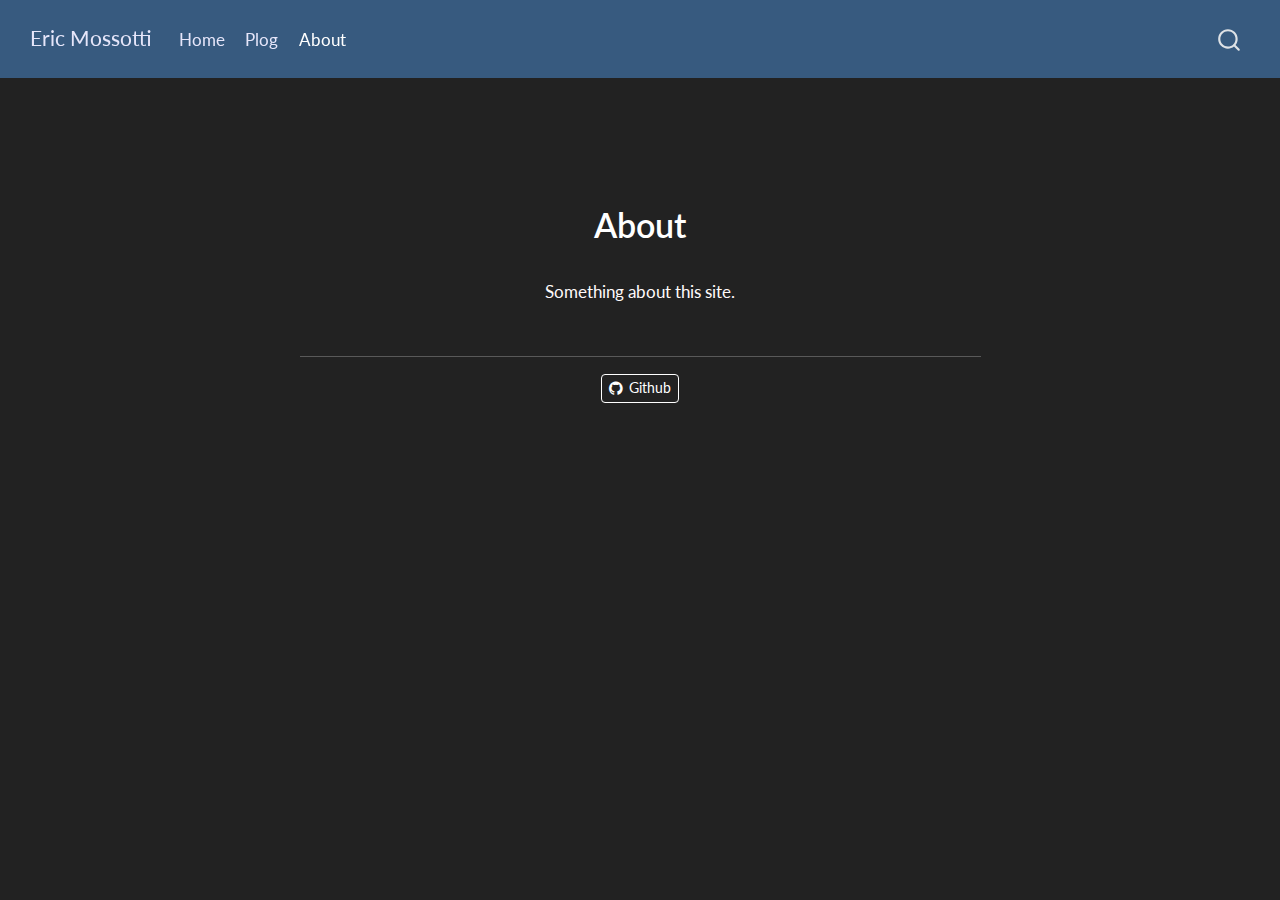
<file: about.html>
<!DOCTYPE html>
<html xmlns="http://www.w3.org/1999/xhtml" lang="en" xml:lang="en"><head>

<meta charset="utf-8">
<meta name="generator" content="quarto-1.5.56">

<meta name="viewport" content="width=device-width, initial-scale=1.0, user-scalable=yes">


<title>About – Eric Mossotti</title>
<style>
code{white-space: pre-wrap;}
span.smallcaps{font-variant: small-caps;}
div.columns{display: flex; gap: min(4vw, 1.5em);}
div.column{flex: auto; overflow-x: auto;}
div.hanging-indent{margin-left: 1.5em; text-indent: -1.5em;}
ul.task-list{list-style: none;}
ul.task-list li input[type="checkbox"] {
  width: 0.8em;
  margin: 0 0.8em 0.2em -1em; /* quarto-specific, see https://github.com/quarto-dev/quarto-cli/issues/4556 */ 
  vertical-align: middle;
}
</style>


<script src="site_libs/quarto-nav/quarto-nav.js"></script>
<script src="site_libs/quarto-nav/headroom.min.js"></script>
<script src="site_libs/clipboard/clipboard.min.js"></script>
<script src="site_libs/quarto-search/autocomplete.umd.js"></script>
<script src="site_libs/quarto-search/fuse.min.js"></script>
<script src="site_libs/quarto-search/quarto-search.js"></script>
<meta name="quarto:offset" content="./">
<script src="site_libs/quarto-html/quarto.js"></script>
<script src="site_libs/quarto-html/popper.min.js"></script>
<script src="site_libs/quarto-html/tippy.umd.min.js"></script>
<link href="site_libs/quarto-html/tippy.css" rel="stylesheet">
<link href="site_libs/quarto-html/quarto-syntax-highlighting-dark.css" rel="stylesheet" id="quarto-text-highlighting-styles">
<script src="site_libs/bootstrap/bootstrap.min.js"></script>
<link href="site_libs/bootstrap/bootstrap-icons.css" rel="stylesheet">
<link href="site_libs/bootstrap/bootstrap.min.css" rel="stylesheet" id="quarto-bootstrap" data-mode="dark">
<script id="quarto-search-options" type="application/json">{
  "location": "navbar",
  "copy-button": false,
  "collapse-after": 3,
  "panel-placement": "end",
  "type": "overlay",
  "limit": 50,
  "keyboard-shortcut": [
    "f",
    "/",
    "s"
  ],
  "show-item-context": false,
  "language": {
    "search-no-results-text": "No results",
    "search-matching-documents-text": "matching documents",
    "search-copy-link-title": "Copy link to search",
    "search-hide-matches-text": "Hide additional matches",
    "search-more-match-text": "more match in this document",
    "search-more-matches-text": "more matches in this document",
    "search-clear-button-title": "Clear",
    "search-text-placeholder": "",
    "search-detached-cancel-button-title": "Cancel",
    "search-submit-button-title": "Submit",
    "search-label": "Search"
  }
}</script>


</head>

<body class="nav-fixed">

<div id="quarto-search-results"></div>
  <header id="quarto-header" class="headroom fixed-top">
    <nav class="navbar navbar-expand-lg " data-bs-theme="dark">
      <div class="navbar-container container-fluid">
      <div class="navbar-brand-container mx-auto">
    <a class="navbar-brand" href="./index.html">
    <span class="navbar-title">Eric Mossotti</span>
    </a>
  </div>
            <div id="quarto-search" class="" title="Search"></div>
          <button class="navbar-toggler" type="button" data-bs-toggle="collapse" data-bs-target="#navbarCollapse" aria-controls="navbarCollapse" role="menu" aria-expanded="false" aria-label="Toggle navigation" onclick="if (window.quartoToggleHeadroom) { window.quartoToggleHeadroom(); }">
  <span class="navbar-toggler-icon"></span>
</button>
          <div class="collapse navbar-collapse" id="navbarCollapse">
            <ul class="navbar-nav navbar-nav-scroll me-auto">
  <li class="nav-item">
    <a class="nav-link" href="./index.html"> 
<span class="menu-text">Home</span></a>
  </li>  
  <li class="nav-item">
    <a class="nav-link" href="./projectsBlog.html"> 
<span class="menu-text">Plog</span></a>
  </li>  
  <li class="nav-item">
    <a class="nav-link active" href="./about.html" aria-current="page"> 
<span class="menu-text">About</span></a>
  </li>  
</ul>
          </div> <!-- /navcollapse -->
            <div class="quarto-navbar-tools">
</div>
      </div> <!-- /container-fluid -->
    </nav>
</header>
<!-- content -->
<div id="quarto-content" class="quarto-container page-columns page-rows-contents page-layout-full page-navbar">
<!-- sidebar -->
<!-- margin-sidebar -->
    
<!-- main -->
<div class="quarto-about-jolla column-page">
 <header id="title-block-header" class="quarto-title-block default">
<div class="quarto-title">
<h1 class="title">About</h1>
</div>
<div class="quarto-title-meta column-page">
  </div>
</header><main class="content column-page" id="quarto-document-content">
<p>Something about this site.</p>


</main> 
  <hr class="about-sep">
   <div class="about-links">
  <a href="https://github.com/ericMossotti" class="about-link" rel="" target="">
    <i class="bi bi-github"></i>
     <span class="about-link-text">Github</span>
  </a>
</div>
</div>
 <!-- /main -->
<script id="quarto-html-after-body" type="application/javascript">
window.document.addEventListener("DOMContentLoaded", function (event) {
  const toggleBodyColorMode = (bsSheetEl) => {
    const mode = bsSheetEl.getAttribute("data-mode");
    const bodyEl = window.document.querySelector("body");
    if (mode === "dark") {
      bodyEl.classList.add("quarto-dark");
      bodyEl.classList.remove("quarto-light");
    } else {
      bodyEl.classList.add("quarto-light");
      bodyEl.classList.remove("quarto-dark");
    }
  }
  const toggleBodyColorPrimary = () => {
    const bsSheetEl = window.document.querySelector("link#quarto-bootstrap");
    if (bsSheetEl) {
      toggleBodyColorMode(bsSheetEl);
    }
  }
  toggleBodyColorPrimary();  
  const isCodeAnnotation = (el) => {
    for (const clz of el.classList) {
      if (clz.startsWith('code-annotation-')) {                     
        return true;
      }
    }
    return false;
  }
  const onCopySuccess = function(e) {
    // button target
    const button = e.trigger;
    // don't keep focus
    button.blur();
    // flash "checked"
    button.classList.add('code-copy-button-checked');
    var currentTitle = button.getAttribute("title");
    button.setAttribute("title", "Copied!");
    let tooltip;
    if (window.bootstrap) {
      button.setAttribute("data-bs-toggle", "tooltip");
      button.setAttribute("data-bs-placement", "left");
      button.setAttribute("data-bs-title", "Copied!");
      tooltip = new bootstrap.Tooltip(button, 
        { trigger: "manual", 
          customClass: "code-copy-button-tooltip",
          offset: [0, -8]});
      tooltip.show();    
    }
    setTimeout(function() {
      if (tooltip) {
        tooltip.hide();
        button.removeAttribute("data-bs-title");
        button.removeAttribute("data-bs-toggle");
        button.removeAttribute("data-bs-placement");
      }
      button.setAttribute("title", currentTitle);
      button.classList.remove('code-copy-button-checked');
    }, 1000);
    // clear code selection
    e.clearSelection();
  }
  const getTextToCopy = function(trigger) {
      const codeEl = trigger.previousElementSibling.cloneNode(true);
      for (const childEl of codeEl.children) {
        if (isCodeAnnotation(childEl)) {
          childEl.remove();
        }
      }
      return codeEl.innerText;
  }
  const clipboard = new window.ClipboardJS('.code-copy-button:not([data-in-quarto-modal])', {
    text: getTextToCopy
  });
  clipboard.on('success', onCopySuccess);
  if (window.document.getElementById('quarto-embedded-source-code-modal')) {
    // For code content inside modals, clipBoardJS needs to be initialized with a container option
    // TODO: Check when it could be a function (https://github.com/zenorocha/clipboard.js/issues/860)
    const clipboardModal = new window.ClipboardJS('.code-copy-button[data-in-quarto-modal]', {
      text: getTextToCopy,
      container: window.document.getElementById('quarto-embedded-source-code-modal')
    });
    clipboardModal.on('success', onCopySuccess);
  }
    var localhostRegex = new RegExp(/^(?:http|https):\/\/localhost\:?[0-9]*\//);
    var mailtoRegex = new RegExp(/^mailto:/);
      var filterRegex = new RegExp("https:\/\/ericMossotti\.github\.io\/");
    var isInternal = (href) => {
        return filterRegex.test(href) || localhostRegex.test(href) || mailtoRegex.test(href);
    }
    // Inspect non-navigation links and adorn them if external
 	var links = window.document.querySelectorAll('a[href]:not(.nav-link):not(.navbar-brand):not(.toc-action):not(.sidebar-link):not(.sidebar-item-toggle):not(.pagination-link):not(.no-external):not([aria-hidden]):not(.dropdown-item):not(.quarto-navigation-tool):not(.about-link)');
    for (var i=0; i<links.length; i++) {
      const link = links[i];
      if (!isInternal(link.href)) {
        // undo the damage that might have been done by quarto-nav.js in the case of
        // links that we want to consider external
        if (link.dataset.originalHref !== undefined) {
          link.href = link.dataset.originalHref;
        }
      }
    }
  function tippyHover(el, contentFn, onTriggerFn, onUntriggerFn) {
    const config = {
      allowHTML: true,
      maxWidth: 500,
      delay: 100,
      arrow: false,
      appendTo: function(el) {
          return el.parentElement;
      },
      interactive: true,
      interactiveBorder: 10,
      theme: 'quarto',
      placement: 'bottom-start',
    };
    if (contentFn) {
      config.content = contentFn;
    }
    if (onTriggerFn) {
      config.onTrigger = onTriggerFn;
    }
    if (onUntriggerFn) {
      config.onUntrigger = onUntriggerFn;
    }
    window.tippy(el, config); 
  }
  const noterefs = window.document.querySelectorAll('a[role="doc-noteref"]');
  for (var i=0; i<noterefs.length; i++) {
    const ref = noterefs[i];
    tippyHover(ref, function() {
      // use id or data attribute instead here
      let href = ref.getAttribute('data-footnote-href') || ref.getAttribute('href');
      try { href = new URL(href).hash; } catch {}
      const id = href.replace(/^#\/?/, "");
      const note = window.document.getElementById(id);
      if (note) {
        return note.innerHTML;
      } else {
        return "";
      }
    });
  }
  const xrefs = window.document.querySelectorAll('a.quarto-xref');
  const processXRef = (id, note) => {
    // Strip column container classes
    const stripColumnClz = (el) => {
      el.classList.remove("page-full", "page-columns");
      if (el.children) {
        for (const child of el.children) {
          stripColumnClz(child);
        }
      }
    }
    stripColumnClz(note)
    if (id === null || id.startsWith('sec-')) {
      // Special case sections, only their first couple elements
      const container = document.createElement("div");
      if (note.children && note.children.length > 2) {
        container.appendChild(note.children[0].cloneNode(true));
        for (let i = 1; i < note.children.length; i++) {
          const child = note.children[i];
          if (child.tagName === "P" && child.innerText === "") {
            continue;
          } else {
            container.appendChild(child.cloneNode(true));
            break;
          }
        }
        if (window.Quarto?.typesetMath) {
          window.Quarto.typesetMath(container);
        }
        return container.innerHTML
      } else {
        if (window.Quarto?.typesetMath) {
          window.Quarto.typesetMath(note);
        }
        return note.innerHTML;
      }
    } else {
      // Remove any anchor links if they are present
      const anchorLink = note.querySelector('a.anchorjs-link');
      if (anchorLink) {
        anchorLink.remove();
      }
      if (window.Quarto?.typesetMath) {
        window.Quarto.typesetMath(note);
      }
      // TODO in 1.5, we should make sure this works without a callout special case
      if (note.classList.contains("callout")) {
        return note.outerHTML;
      } else {
        return note.innerHTML;
      }
    }
  }
  for (var i=0; i<xrefs.length; i++) {
    const xref = xrefs[i];
    tippyHover(xref, undefined, function(instance) {
      instance.disable();
      let url = xref.getAttribute('href');
      let hash = undefined; 
      if (url.startsWith('#')) {
        hash = url;
      } else {
        try { hash = new URL(url).hash; } catch {}
      }
      if (hash) {
        const id = hash.replace(/^#\/?/, "");
        const note = window.document.getElementById(id);
        if (note !== null) {
          try {
            const html = processXRef(id, note.cloneNode(true));
            instance.setContent(html);
          } finally {
            instance.enable();
            instance.show();
          }
        } else {
          // See if we can fetch this
          fetch(url.split('#')[0])
          .then(res => res.text())
          .then(html => {
            const parser = new DOMParser();
            const htmlDoc = parser.parseFromString(html, "text/html");
            const note = htmlDoc.getElementById(id);
            if (note !== null) {
              const html = processXRef(id, note);
              instance.setContent(html);
            } 
          }).finally(() => {
            instance.enable();
            instance.show();
          });
        }
      } else {
        // See if we can fetch a full url (with no hash to target)
        // This is a special case and we should probably do some content thinning / targeting
        fetch(url)
        .then(res => res.text())
        .then(html => {
          const parser = new DOMParser();
          const htmlDoc = parser.parseFromString(html, "text/html");
          const note = htmlDoc.querySelector('main.content');
          if (note !== null) {
            // This should only happen for chapter cross references
            // (since there is no id in the URL)
            // remove the first header
            if (note.children.length > 0 && note.children[0].tagName === "HEADER") {
              note.children[0].remove();
            }
            const html = processXRef(null, note);
            instance.setContent(html);
          } 
        }).finally(() => {
          instance.enable();
          instance.show();
        });
      }
    }, function(instance) {
    });
  }
      let selectedAnnoteEl;
      const selectorForAnnotation = ( cell, annotation) => {
        let cellAttr = 'data-code-cell="' + cell + '"';
        let lineAttr = 'data-code-annotation="' +  annotation + '"';
        const selector = 'span[' + cellAttr + '][' + lineAttr + ']';
        return selector;
      }
      const selectCodeLines = (annoteEl) => {
        const doc = window.document;
        const targetCell = annoteEl.getAttribute("data-target-cell");
        const targetAnnotation = annoteEl.getAttribute("data-target-annotation");
        const annoteSpan = window.document.querySelector(selectorForAnnotation(targetCell, targetAnnotation));
        const lines = annoteSpan.getAttribute("data-code-lines").split(",");
        const lineIds = lines.map((line) => {
          return targetCell + "-" + line;
        })
        let top = null;
        let height = null;
        let parent = null;
        if (lineIds.length > 0) {
            //compute the position of the single el (top and bottom and make a div)
            const el = window.document.getElementById(lineIds[0]);
            top = el.offsetTop;
            height = el.offsetHeight;
            parent = el.parentElement.parentElement;
          if (lineIds.length > 1) {
            const lastEl = window.document.getElementById(lineIds[lineIds.length - 1]);
            const bottom = lastEl.offsetTop + lastEl.offsetHeight;
            height = bottom - top;
          }
          if (top !== null && height !== null && parent !== null) {
            // cook up a div (if necessary) and position it 
            let div = window.document.getElementById("code-annotation-line-highlight");
            if (div === null) {
              div = window.document.createElement("div");
              div.setAttribute("id", "code-annotation-line-highlight");
              div.style.position = 'absolute';
              parent.appendChild(div);
            }
            div.style.top = top - 2 + "px";
            div.style.height = height + 4 + "px";
            div.style.left = 0;
            let gutterDiv = window.document.getElementById("code-annotation-line-highlight-gutter");
            if (gutterDiv === null) {
              gutterDiv = window.document.createElement("div");
              gutterDiv.setAttribute("id", "code-annotation-line-highlight-gutter");
              gutterDiv.style.position = 'absolute';
              const codeCell = window.document.getElementById(targetCell);
              const gutter = codeCell.querySelector('.code-annotation-gutter');
              gutter.appendChild(gutterDiv);
            }
            gutterDiv.style.top = top - 2 + "px";
            gutterDiv.style.height = height + 4 + "px";
          }
          selectedAnnoteEl = annoteEl;
        }
      };
      const unselectCodeLines = () => {
        const elementsIds = ["code-annotation-line-highlight", "code-annotation-line-highlight-gutter"];
        elementsIds.forEach((elId) => {
          const div = window.document.getElementById(elId);
          if (div) {
            div.remove();
          }
        });
        selectedAnnoteEl = undefined;
      };
        // Handle positioning of the toggle
    window.addEventListener(
      "resize",
      throttle(() => {
        elRect = undefined;
        if (selectedAnnoteEl) {
          selectCodeLines(selectedAnnoteEl);
        }
      }, 10)
    );
    function throttle(fn, ms) {
    let throttle = false;
    let timer;
      return (...args) => {
        if(!throttle) { // first call gets through
            fn.apply(this, args);
            throttle = true;
        } else { // all the others get throttled
            if(timer) clearTimeout(timer); // cancel #2
            timer = setTimeout(() => {
              fn.apply(this, args);
              timer = throttle = false;
            }, ms);
        }
      };
    }
      // Attach click handler to the DT
      const annoteDls = window.document.querySelectorAll('dt[data-target-cell]');
      for (const annoteDlNode of annoteDls) {
        annoteDlNode.addEventListener('click', (event) => {
          const clickedEl = event.target;
          if (clickedEl !== selectedAnnoteEl) {
            unselectCodeLines();
            const activeEl = window.document.querySelector('dt[data-target-cell].code-annotation-active');
            if (activeEl) {
              activeEl.classList.remove('code-annotation-active');
            }
            selectCodeLines(clickedEl);
            clickedEl.classList.add('code-annotation-active');
          } else {
            // Unselect the line
            unselectCodeLines();
            clickedEl.classList.remove('code-annotation-active');
          }
        });
      }
  const findCites = (el) => {
    const parentEl = el.parentElement;
    if (parentEl) {
      const cites = parentEl.dataset.cites;
      if (cites) {
        return {
          el,
          cites: cites.split(' ')
        };
      } else {
        return findCites(el.parentElement)
      }
    } else {
      return undefined;
    }
  };
  var bibliorefs = window.document.querySelectorAll('a[role="doc-biblioref"]');
  for (var i=0; i<bibliorefs.length; i++) {
    const ref = bibliorefs[i];
    const citeInfo = findCites(ref);
    if (citeInfo) {
      tippyHover(citeInfo.el, function() {
        var popup = window.document.createElement('div');
        citeInfo.cites.forEach(function(cite) {
          var citeDiv = window.document.createElement('div');
          citeDiv.classList.add('hanging-indent');
          citeDiv.classList.add('csl-entry');
          var biblioDiv = window.document.getElementById('ref-' + cite);
          if (biblioDiv) {
            citeDiv.innerHTML = biblioDiv.innerHTML;
          }
          popup.appendChild(citeDiv);
        });
        return popup.innerHTML;
      });
    }
  }
});
</script>
</div> <!-- /content -->




</body></html>
</file>
<file: site_libs/quarto-html/tippy.css>
.tippy-box[data-animation=fade][data-state=hidden]{opacity:0}[data-tippy-root]{max-width:calc(100vw - 10px)}.tippy-box{position:relative;background-color:#333;color:#fff;border-radius:4px;font-size:14px;line-height:1.4;white-space:normal;outline:0;transition-property:transform,visibility,opacity}.tippy-box[data-placement^=top]>.tippy-arrow{bottom:0}.tippy-box[data-placement^=top]>.tippy-arrow:before{bottom:-7px;left:0;border-width:8px 8px 0;border-top-color:initial;transform-origin:center top}.tippy-box[data-placement^=bottom]>.tippy-arrow{top:0}.tippy-box[data-placement^=bottom]>.tippy-arrow:before{top:-7px;left:0;border-width:0 8px 8px;border-bottom-color:initial;transform-origin:center bottom}.tippy-box[data-placement^=left]>.tippy-arrow{right:0}.tippy-box[data-placement^=left]>.tippy-arrow:before{border-width:8px 0 8px 8px;border-left-color:initial;right:-7px;transform-origin:center left}.tippy-box[data-placement^=right]>.tippy-arrow{left:0}.tippy-box[data-placement^=right]>.tippy-arrow:before{left:-7px;border-width:8px 8px 8px 0;border-right-color:initial;transform-origin:center right}.tippy-box[data-inertia][data-state=visible]{transition-timing-function:cubic-bezier(.54,1.5,.38,1.11)}.tippy-arrow{width:16px;height:16px;color:#333}.tippy-arrow:before{content:"";position:absolute;border-color:transparent;border-style:solid}.tippy-content{position:relative;padding:5px 9px;z-index:1}
</file>
<file: site_libs/quarto-html/quarto-syntax-highlighting-dark.css>
/* quarto syntax highlight colors */
:root {
  --quarto-hl-al-color: #f07178;
  --quarto-hl-an-color: #d4d0ab;
  --quarto-hl-at-color: #00e0e0;
  --quarto-hl-bn-color: #d4d0ab;
  --quarto-hl-bu-color: #abe338;
  --quarto-hl-ch-color: #abe338;
  --quarto-hl-co-color: #f8f8f2;
  --quarto-hl-cv-color: #ffd700;
  --quarto-hl-cn-color: #ffd700;
  --quarto-hl-cf-color: #ffa07a;
  --quarto-hl-dt-color: #ffa07a;
  --quarto-hl-dv-color: #d4d0ab;
  --quarto-hl-do-color: #f8f8f2;
  --quarto-hl-er-color: #f07178;
  --quarto-hl-ex-color: #00e0e0;
  --quarto-hl-fl-color: #d4d0ab;
  --quarto-hl-fu-color: #ffa07a;
  --quarto-hl-im-color: #abe338;
  --quarto-hl-in-color: #d4d0ab;
  --quarto-hl-kw-color: #ffa07a;
  --quarto-hl-op-color: #ffa07a;
  --quarto-hl-ot-color: #00e0e0;
  --quarto-hl-pp-color: #dcc6e0;
  --quarto-hl-re-color: #00e0e0;
  --quarto-hl-sc-color: #abe338;
  --quarto-hl-ss-color: #abe338;
  --quarto-hl-st-color: #abe338;
  --quarto-hl-va-color: #00e0e0;
  --quarto-hl-vs-color: #abe338;
  --quarto-hl-wa-color: #dcc6e0;
}

/* other quarto variables */
:root {
  --quarto-font-monospace: SFMono-Regular, Menlo, Monaco, Consolas, "Liberation Mono", "Courier New", monospace;
}

code span.al {
  background-color: #2a0f15;
  font-weight: bold;
  color: #f07178;
}

code span.an {
  color: #d4d0ab;
}

code span.at {
  color: #00e0e0;
}

code span.bn {
  color: #d4d0ab;
}

code span.bu {
  color: #abe338;
}

code span.ch {
  color: #abe338;
}

code span.co {
  font-style: italic;
  color: #f8f8f2;
}

code span.cv {
  color: #ffd700;
}

code span.cn {
  color: #ffd700;
}

code span.cf {
  font-weight: bold;
  color: #ffa07a;
}

code span.dt {
  color: #ffa07a;
}

code span.dv {
  color: #d4d0ab;
}

code span.do {
  color: #f8f8f2;
}

code span.er {
  color: #f07178;
  text-decoration: underline;
}

code span.ex {
  font-weight: bold;
  color: #00e0e0;
}

code span.fl {
  color: #d4d0ab;
}

code span.fu {
  color: #ffa07a;
}

code span.im {
  color: #abe338;
}

code span.in {
  color: #d4d0ab;
}

code span.kw {
  font-weight: bold;
  color: #ffa07a;
}

pre > code.sourceCode > span {
  color: #f8f8f2;
}

code span {
  color: #f8f8f2;
}

code.sourceCode > span {
  color: #f8f8f2;
}

div.sourceCode,
div.sourceCode pre.sourceCode {
  color: #f8f8f2;
}

code span.op {
  color: #ffa07a;
}

code span.ot {
  color: #00e0e0;
}

code span.pp {
  color: #dcc6e0;
}

code span.re {
  background-color: #f8f8f2;
  color: #00e0e0;
}

code span.sc {
  color: #abe338;
}

code span.ss {
  color: #abe338;
}

code span.st {
  color: #abe338;
}

code span.va {
  color: #00e0e0;
}

code span.vs {
  color: #abe338;
}

code span.wa {
  color: #dcc6e0;
}

.prevent-inlining {
  content: "</";
}

/*# sourceMappingURL=935a306eefa94366c21e1a970dddb765.css.map */
</file>
